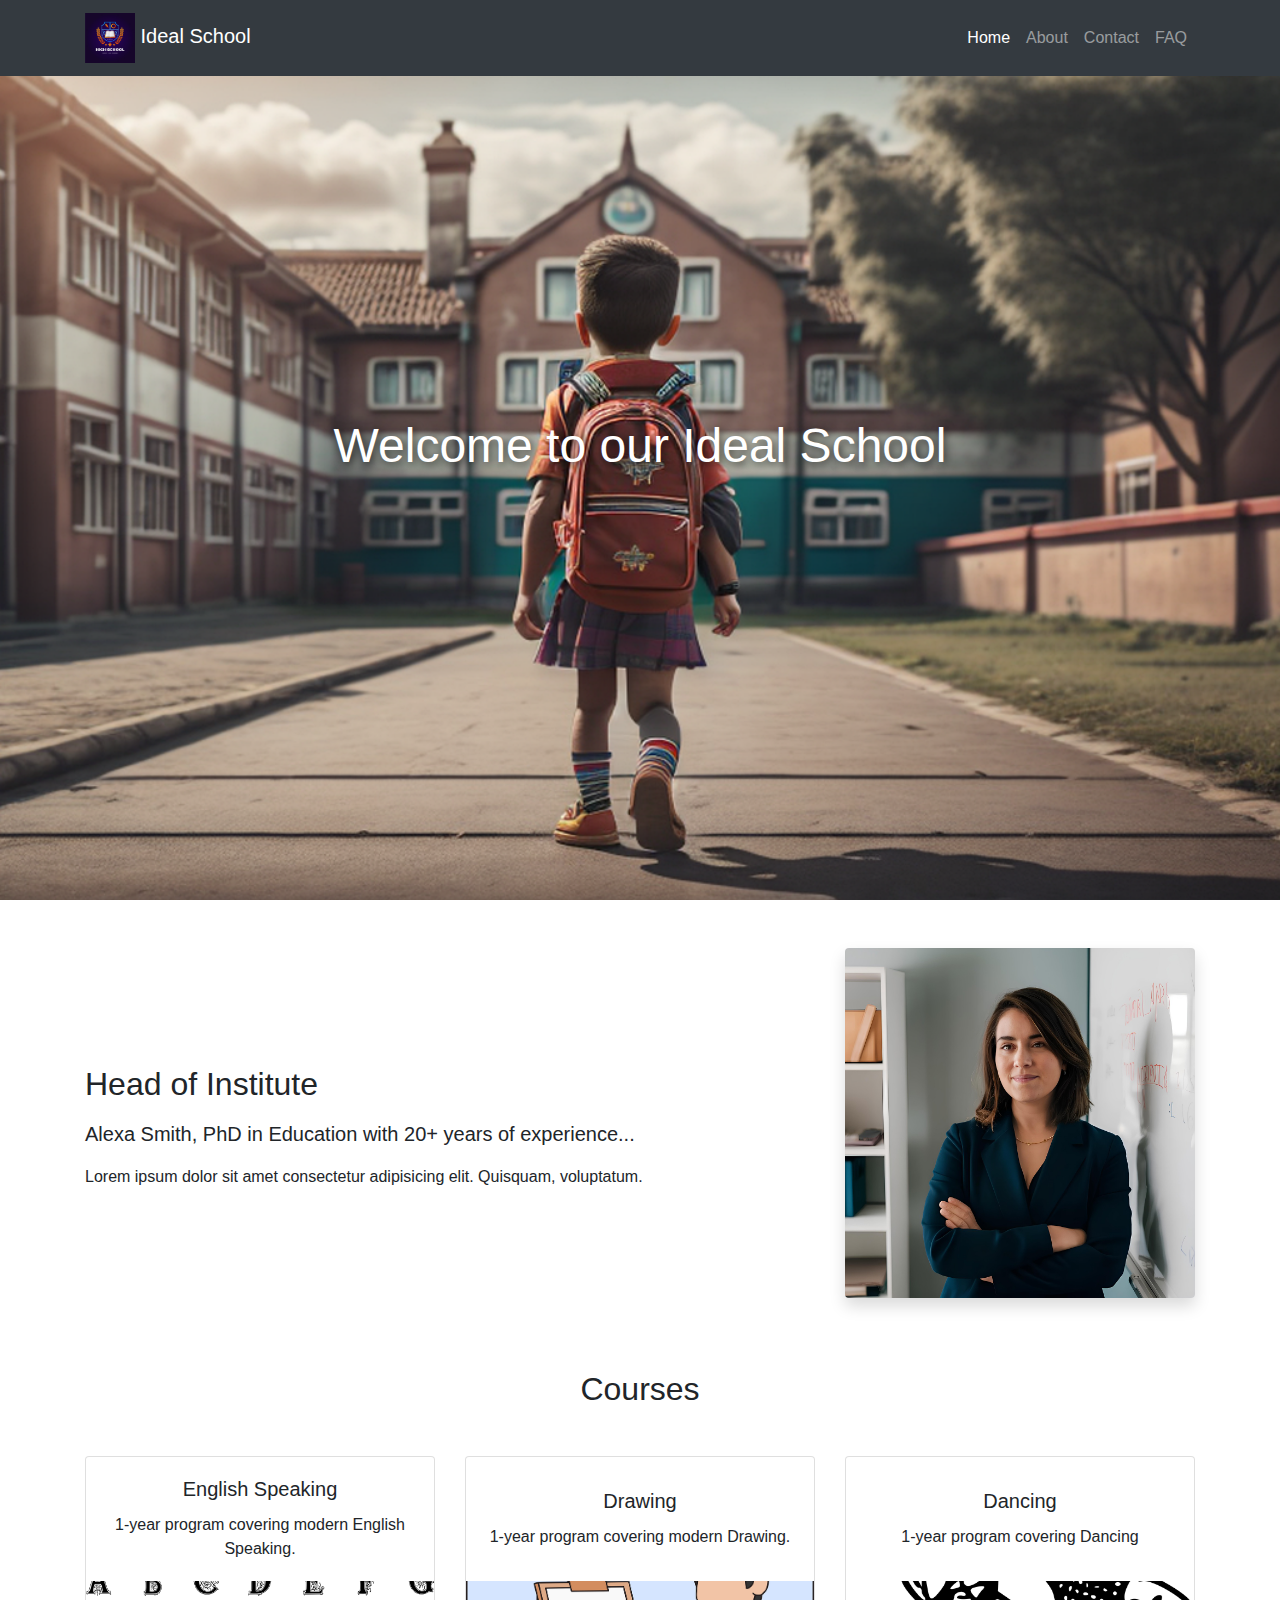
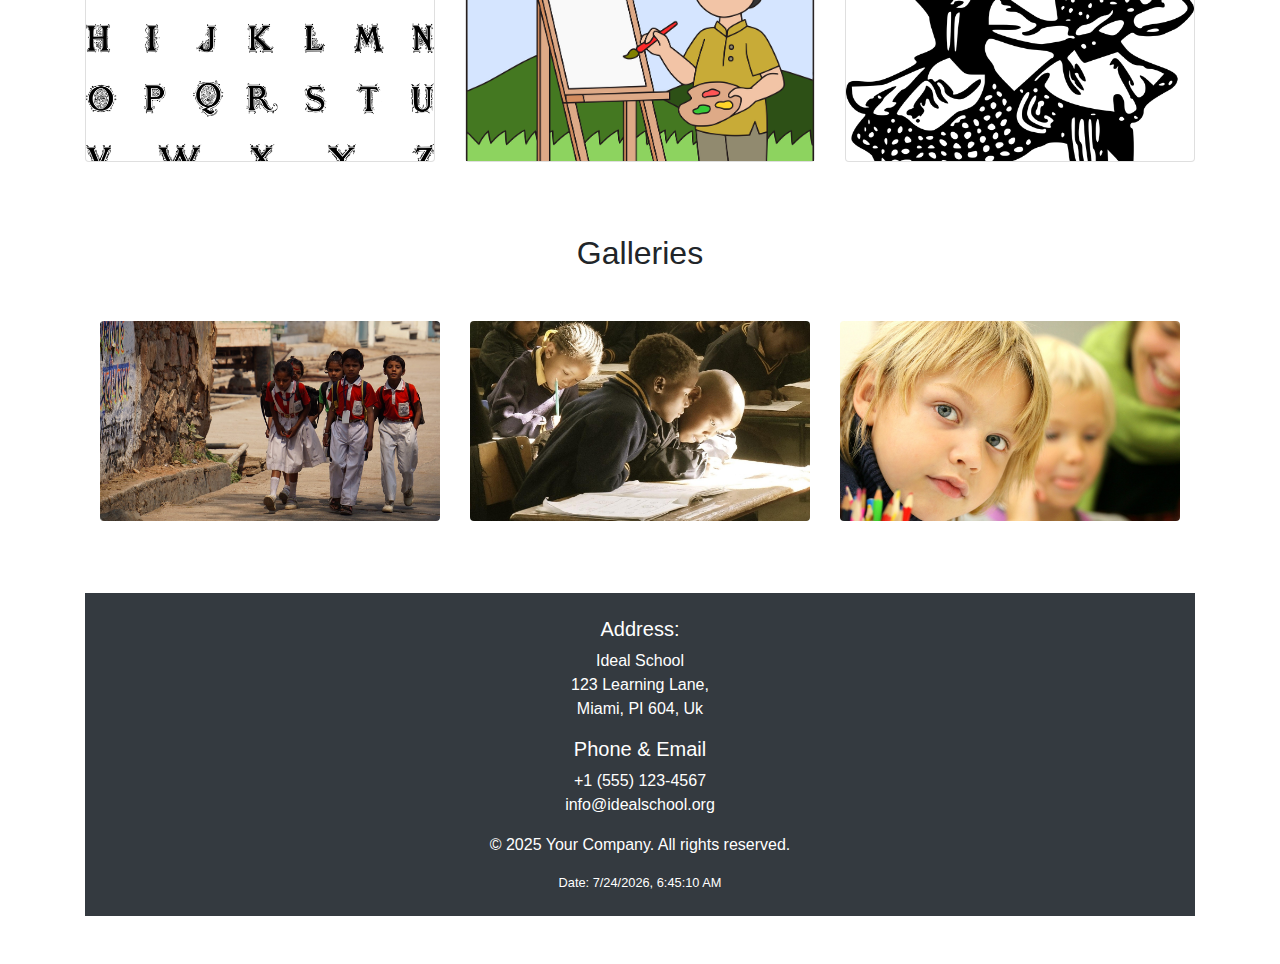
<file: Task 2/index.html>
<!DOCTYPE html>
<html lang="en">
<head>
    <meta charset="UTF-8">
    <meta name="viewport" content="width=device-width, initial-scale=1.0">
    <title>Ideal School Institute</title>
    <link rel="stylesheet" href="https://stackpath.bootstrapcdn.com/bootstrap/4.3.1/css/bootstrap.min.css">
    <link href="https://cdnjs.cloudflare.com/ajax/libs/font-awesome/6.5.0/css/all.min.css" rel="stylesheet">
    <link rel="stylesheet" href="css/style.css">
</head>
<body>
    <!-- nav -->
     <nav class="navbar navbar-expand-lg navbar-dark bg-dark fixed-top">
        <div class="container">
            <a class="navbar-brand" href="index.html"><img src="images/logo.jpg" height="50" width="50"> Ideal School</a>
            <button class="navbar-toggler" type="button" data-toggle="collapse" data-target="#navbarNav">
                <span class="navbar-toggler-icon"></span>
            </button>
            <div class="collapse navbar-collapse" id="navbarNav">
                <ul class="navbar-nav ml-auto">
                    <li class="nav-item active"><a class="nav-link" href="index.html">Home</a></li>
                    <li class="nav-item"><a class="nav-link" href="about.html">About</a></li>
                    <li class="nav-item"><a class="nav-link" href="contact.html">Contact</a></li>
                    <li class="nav-item"><a class="nav-link" href="faq.html">FAQ</a></li>
                </ul>
            </div>
        </div>
    </nav>

<div class="banner d-flex align-items-center justify-content-center text-center text-white" style="
    background-image: url('./images/banner.png');
    background-size: cover;
    background-position: center;
    height: 100vh;
    position: relative;
">
    <div>
        <h1 style="font-size: 3rem; text-shadow: 2px 2px 8px rgba(0,0,0,0.7);">Welcome to our Ideal School </h1>
        
    </div>
</div>
<section class="container my-5">
        <div class="row align-items-center">
            <div class="col-md-8">
                <h2 class="mb-3">Head of Institute</h2>
                <p class="lead">Alexa Smith, PhD in Education with 20+ years of experience...</p>
                <p>Lorem ipsum dolor sit amet consectetur adipisicing elit. Quisquam, voluptatum.</p>
            </div>
            <div class="col-md-4 mb-4 director">
                <img src="./images/director.jpg" alt="Director" class="img-fluid rounded shadow ">
            </div>
            
        </div>
</section>
<section class="container my-5">
        <h2 class="text-center mb-5">Courses</h2>
        <div class="row">
            <div class="col-md-4 mb-4">
               <div class="card h-100 text-center">
  <div class="card-body d-flex flex-column justify-content-center">
    <h5 class="card-title">English Speaking</h5>
    <p class="card-text">1-year program covering modern English Speaking.</p>
  </div>
  <img src="./images/pic-1.png" class="img-fluid" alt="English Speaking" style="height: 180px; object-fit: cover;">
</div>
</div>
<div class="col-md-4 mb-4">
<div class="card h-100 text-center">
  <div class="card-body d-flex flex-column justify-content-center">
    <h5 class="card-title">Drawing</h5>
    <p class="card-text">1-year program covering modern Drawing.</p>
  </div>
  <img src="./images/pic-2.png" class="img-fluid" alt="Drawing" style="height: 180px; object-fit: cover;">
</div>
</div>
<div class="col-md-4 mb-4">
  <div class="card h-100 text-center">
  <div class="card-body d-flex flex-column justify-content-center">
    <h5 class="card-title">Dancing</h5>
    <p class="card-text">1-year program covering Dancing</p>
  </div>
  <img src="./images/pic-3.png" class="img-fluid" alt="Dancing" style="height: 180px; object-fit: cover;">
  </div>
</div>
</div>
<section class="container my-5">
    <h2 class="text-center mb-5">Galleries</h2>
<div class="row">
  <div class="col-lg-4 col-md-12 mb-4 mb-lg-0">
    <img
      src="./images/stu-1.jpg"
      class="w-100 shadow-1-strong rounded mb-4 student"
      alt="Boat on Calm Water"
    />
    </div>
<div class="col-lg-4 col-md-12 mb-4 mb-lg-0">
  <img
      src="./images/stu-3.jpg"
      class="w-100 shadow-1-strong rounded mb-4 student"
      alt="Mountains in the Clouds"
    />
</div>
<div class="col-lg-4 col-md-12 mb-4 mb-lg-0">
     <img
      src="./images/stu-2.jpg"
      class="w-100 shadow-1-strong rounded mb-4 student"
      alt="Wintry Mountain Landscape"
    />
</div>
</div>  
</section>
<!-- footer -->

   <footer class="mt-auto bg-dark py-4">
  <div class="container">
    <div class="row justify-content-center text-center">
      <div class="col-md-6">
        <h5>Address:</h5>
        <p>
         Ideal School<br>
          123 Learning Lane,<br>
          Miami, PI 604, Uk
        </p>
        <h5>Phone & Email</h5>
        <p>+1 (555) 123-4567<br>
        info@idealschool.org</p>

        <p>&copy; 2025 Your Company. All rights reserved.</p>
        <p class="mt-2 mb-0 small">Date: <span id="currentDate"></span></p>
      </div>
    </div>
  </div>
</footer>

     <script src="https://code.jquery.com/jquery-3.3.1.slim.min.js"></script>
    <script src="https://cdn.jsdelivr.net/npm/popper.js@1.14.7/dist/umd/popper.min.js"></script>
    <script src="https://stackpath.bootstrapcdn.com/bootstrap/4.3.1/js/bootstrap.min.js"></script>
    <script src="js/script.js"></script>
</body>
</html>
</file>
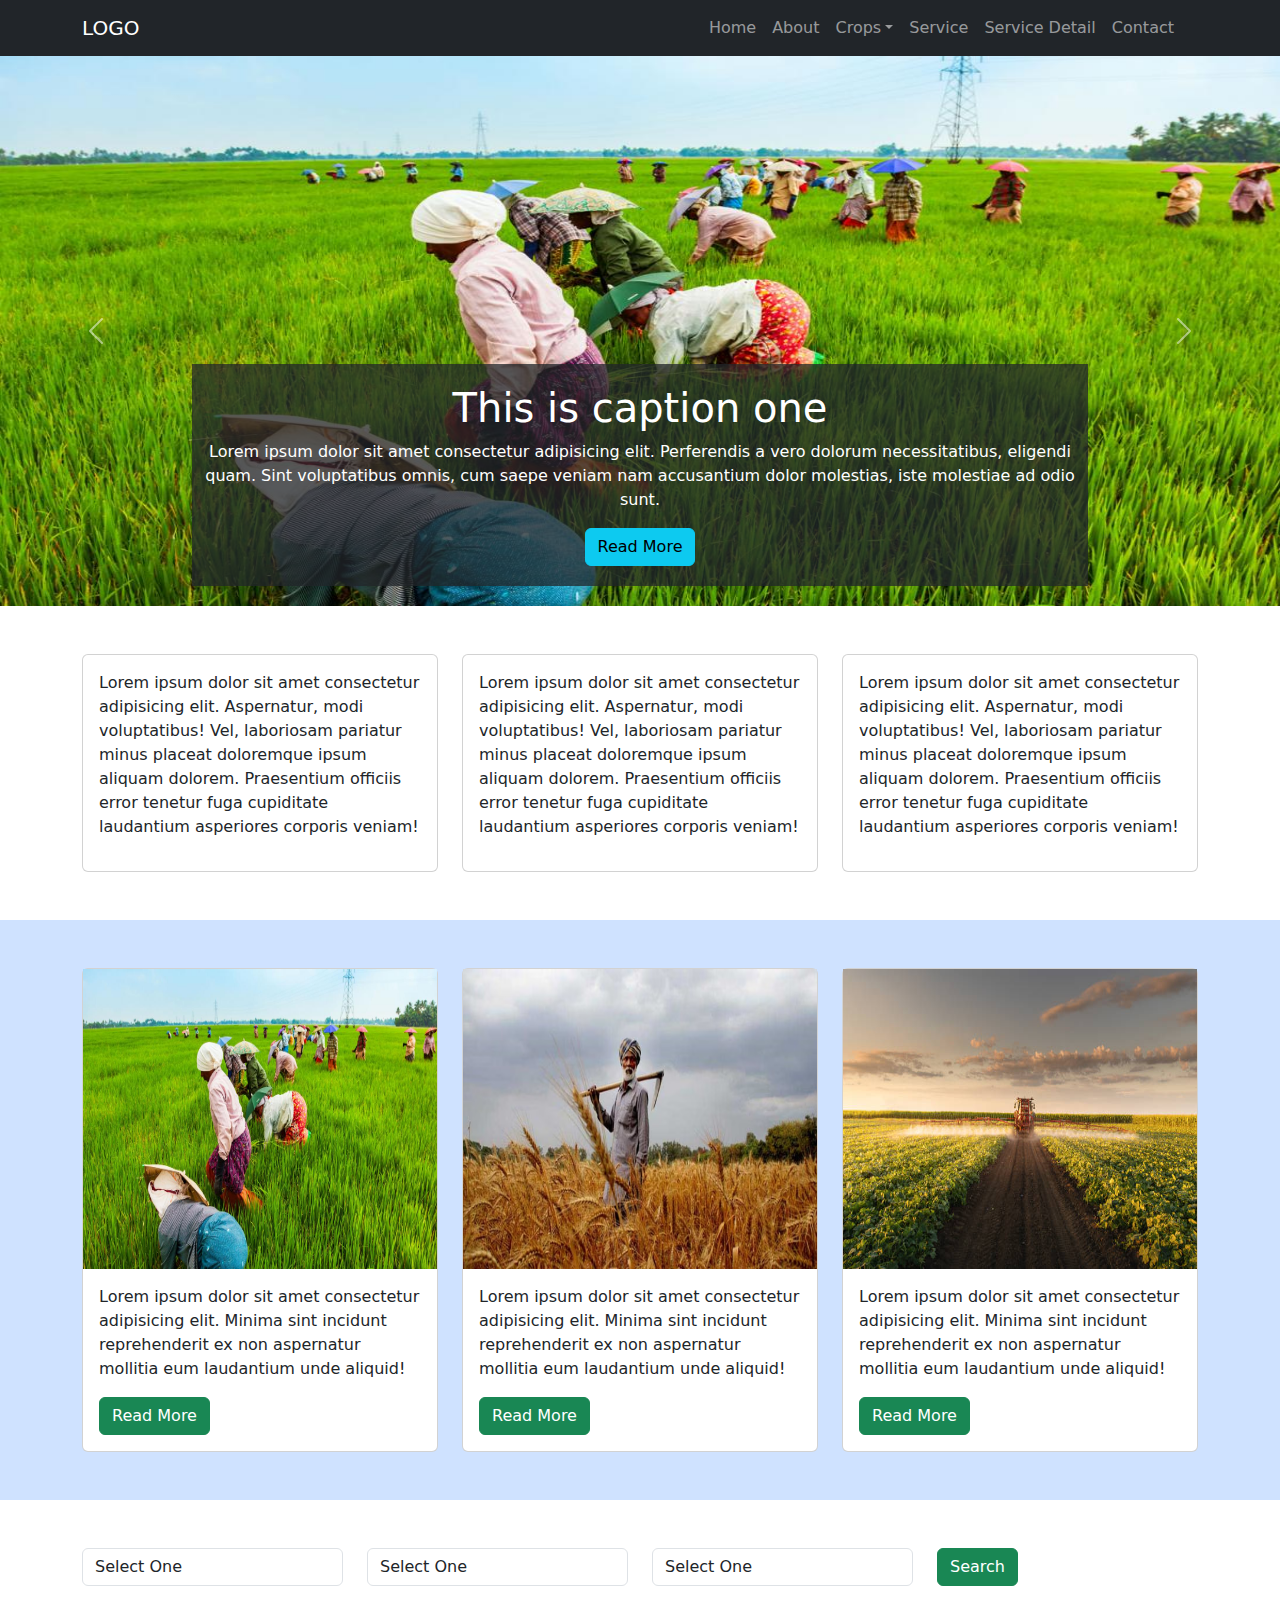
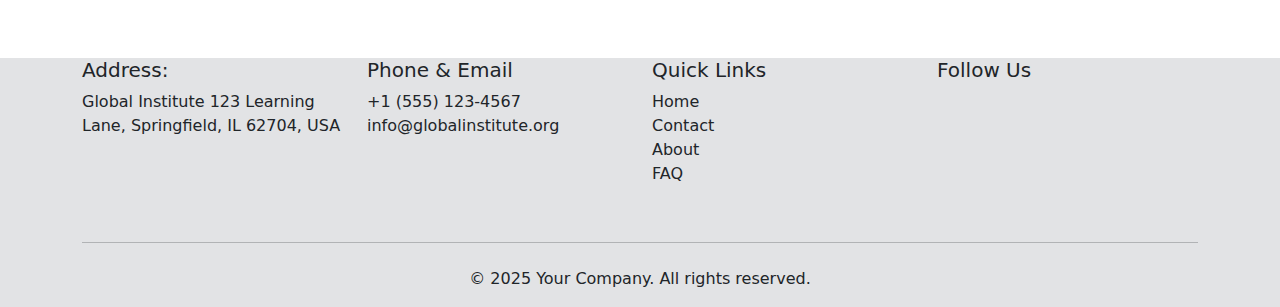
<file: agricural-hub/agricural-hub/index.html>
<!DOCTYPE html>
<html lang="en">
<head>
    <meta charset="UTF-8">
    <meta name="viewport" content="width=device-width, initial-scale=1.0">
    <title>Agricultural Hub | HOME</title>
    <link rel="stylesheet" href="css/bootstrap.css"/>
</head>
<body>

    <nav class="navbar navbar-expand-md bg-dark navbar-dark">
        <div class="container">
            <a href="" class="navbar-brand">LOGO</a>
            <button type="button" class="navbar-toggler" data-bs-toggle="collapse" data-bs-target="#menu">
                <span class="navbar-toggler-icon"></span>
            </button>
            <div class="collapse navbar-collapse" id="menu">
                <ul class="navbar-nav ms-auto">
                    <li><a href="index.html" class="nav-link">Home</a></li>
                    <li><a href="about.html" class="nav-link">About</a></li>
                    <li class="dropdown">
                        <a href="" class="nav-link dropdown-toggle" data-bs-toggle="dropdown">Crops</a>
                        <ul class="dropdown-menu dropdown-menu-dark">
                            <li><a href="" class="dropdown-item">Crops One</a></li>
                            <li><a href="" class="dropdown-item">Crops Two</a></li>
                            <li><a href="" class="dropdown-item">Crops Three</a></li>
                        </ul>
                    </li>
                    <li><a href="service.html" class="nav-link">Service</a></li>
                    <li><a href="serviceDetails.html" class="nav-link">Service Detail</a></li>
                    <li><a href="contact.html" class="nav-link">Contact</a></li>
                    <li><a href="" class="nav-link" id="watchRes"></a></li>
                </ul>
            </div>
        </div>
    </nav>

    <div id="slider" class="carousel slide" data-bs-ride="carousel" data-bs-interval="1500">
        <div class="carousel-inner">
            <div class="carousel-item active">
                <img src="img/s1.jpg" alt="" class="w-100" height="550"/>
                <div class="carousel-caption bg-dark bg-opacity-75">
                    <h1>This is caption one</h1>
                    <p>Lorem ipsum dolor sit amet consectetur adipisicing elit. Perferendis a vero dolorum necessitatibus, eligendi quam. Sint voluptatibus omnis, cum saepe veniam nam accusantium dolor molestias, iste molestiae ad odio sunt.</p>
                    <a href="" class="btn btn-info">Read More</a>
                </div>
            </div>
            <div class="carousel-item">
                <img src="img/s2.avif" alt="" class="w-100" height="550"/>
                <div class="carousel-caption bg-dark bg-opacity-75">
                    <h1>This is caption one</h1>
                    <p>Lorem ipsum dolor sit amet consectetur adipisicing elit. Perferendis a vero dolorum necessitatibus, eligendi quam. Sint voluptatibus omnis, cum saepe veniam nam accusantium dolor molestias, iste molestiae ad odio sunt.</p>
                    <a href="" class="btn btn-info">Read More</a>
                </div>
            </div>
            <div class="carousel-item">
                <img src="img/s3.jpg" alt="" class="w-100" height="550"/>
                <div class="carousel-caption bg-dark bg-opacity-75">
                    <h1>This is caption one</h1>
                    <p>Lorem ipsum dolor sit amet consectetur adipisicing elit. Perferendis a vero dolorum necessitatibus, eligendi quam. Sint voluptatibus omnis, cum saepe veniam nam accusantium dolor molestias, iste molestiae ad odio sunt.</p>
                    <a href="" class="btn btn-info">Read More</a>
                </div>
            </div>
        </div>
        <a href="#slider" class="carousel-control-prev" data-bs-slide="prev">
            <span class="carousel-control-prev-icon"></span>
        </a>
        <a href="#slider" class="carousel-control-next" data-bs-slide="next">
            <span class="carousel-control-next-icon"></span>
        </a>
    </div>

    <section class="py-5">
        <div class="container">
            <div class="row">
                <div class="col-md-4 col-sm-6">
                    <div class="card card-body">
                        <p>Lorem ipsum dolor sit amet consectetur adipisicing elit. Aspernatur, modi voluptatibus! Vel, laboriosam pariatur minus placeat doloremque ipsum aliquam dolorem. Praesentium officiis error tenetur fuga cupiditate laudantium asperiores corporis veniam!</p>
                    </div>
                </div>
                <div class="col-md-4 col-sm-6">
                    <div class="card card-body">
                        <p>Lorem ipsum dolor sit amet consectetur adipisicing elit. Aspernatur, modi voluptatibus! Vel, laboriosam pariatur minus placeat doloremque ipsum aliquam dolorem. Praesentium officiis error tenetur fuga cupiditate laudantium asperiores corporis veniam!</p>
                    </div>
                </div>
                <div class="col-md-4 col-sm-6">
                    <div class="card card-body">
                        <p>Lorem ipsum dolor sit amet consectetur adipisicing elit. Aspernatur, modi voluptatibus! Vel, laboriosam pariatur minus placeat doloremque ipsum aliquam dolorem. Praesentium officiis error tenetur fuga cupiditate laudantium asperiores corporis veniam!</p>
                       
                    </div>
                </div>
            </div>
        </div>    
    </section>

    <section class="bg-primary-subtle py-5">
        <div class="container">
            <div class="row">
                <div class="col-md-4">
                    <div class="card">
                        <img src="img/s1.jpg" height="300" alt="" class=""/>
                        <div class="card-body">
                            <p>Lorem ipsum dolor sit amet consectetur adipisicing elit. Minima sint incidunt reprehenderit ex non aspernatur mollitia eum laudantium unde aliquid!</p>
                            <a href="" class="btn btn-success">Read More</a>
                        </div>
                    </div>
                </div>
                <div class="col-md-4">
                    <div class="card">
                        <img src="img/s2.avif" height="300" alt="" class=""/>
                        <div class="card-body">
                            <p>Lorem ipsum dolor sit amet consectetur adipisicing elit. Minima sint incidunt reprehenderit ex non aspernatur mollitia eum laudantium unde aliquid!</p>
                            <a href="" class="btn btn-success">Read More</a>
                        </div>
                    </div>
                </div>
                <div class="col-md-4">
                    <div class="card">
                        <img src="img/s3.jpg" height="300" alt="" class=""/>
                        <div class="card-body">
                            <p>Lorem ipsum dolor sit amet consectetur adipisicing elit. Minima sint incidunt reprehenderit ex non aspernatur mollitia eum laudantium unde aliquid!</p>
                            <a href="" class="btn btn-success">Read More</a>
                        </div>
                    </div>
                </div>
            </div>
        </div>
    </section>

    <section class="py-5">
        <div class="container">
            <div class="row">
                <div class="col">
                    <select name="" class="form-control">
                        <option value="">Select One</option>
                        <option value="">Select One</option>
                        <option value="">Select One</option>
                    </select>
                </div>
                <div class="col">
                    <select name="" class="form-control">
                        <option value="">Select One</option>
                        <option value="">Select One</option>
                        <option value="">Select One</option>
                    </select>
                </div>
                <div class="col">
                    <select name="" class="form-control">
                        <option value="">Select One</option>
                        <option value="">Select One</option>
                        <option value="">Select One</option>
                    </select>
                </div>
                <div class="col">
                    <button o type="button" id="searchBtn" class="btn btn-success">Search</button>
                </div>
            </div>
            <div class="row">
                <div class="col">
                    <h3 id="searchResult" class="text-center my-4"></h3>
                </div>
            </div>
        </div>
    </section>
<footer class="mt-auto bg-secondary-subtle ">
  <div class="container">
    <div class="row">
      <div class="col-12 col-md-6 col-lg-3 mb-4">
          <h5>Address:</h5>
          <p>
            Global Institute
123 Learning Lane,
Springfield, IL 62704, USA
          </p>
      </div>
       <div class="col-12 col-md-6 col-lg-3 mb-4">
          <h5>Phone & Email</h5> 
          <span>+1 (555) 123-4567</span>
<p>info@globalinstitute.org</p>
      
      </div>
      <div class="col-12 col-md-6 col-lg-3 mb-4">
        <h5>Quick Links</h5>
        <ul class="list-unstyled">
          <li><a href="index.html" class="text-decoration-none text-dark">Home</a></li>
          <li><a href="contact.html" class="text-decoration-none text-dark">Contact</a></li>
          <li><a href="about.html" class="text-decoration-none text-dark">About</a></li>
          <li><a href="faq.html" class="text-decoration-none text-dark">FAQ</a></li>
        </ul>
      </div>
      <div class="col-12 col-md-6 col-lg-3 mb-4">
        <h5>Follow Us</h5>
        <ul class="list-inline social-icons">
          <li class="list-inline-item"><a href="https://www.facebook.com/" class="text-dark" target="_blank"><i class="bi bi-facebook"></i></a></li>
          <li class="list-inline-item"><a href="https://x.com/" class="text-dark" target="_blank"><i class="bi bi-twitter" ></i></a></li>
          <li class="list-inline-item"><a href="https://www.instagram.com/" class="text-dark" target="_blank"><i class="bi bi-instagram"></i></a></li>
        </ul>
      </div>
    </div>
    <hr class="mb-4">
    <div class="row">
      <div class="col-md-12 text-center">
        <p>&copy; 2025 Your Company. All rights reserved.</p>
      </div>
    </div>
  </div>
</footer>
    <script src="js/bootstrap.bundle.js"></script>
    <script src="js/script.js"></script>
</body>
</html>
</file>
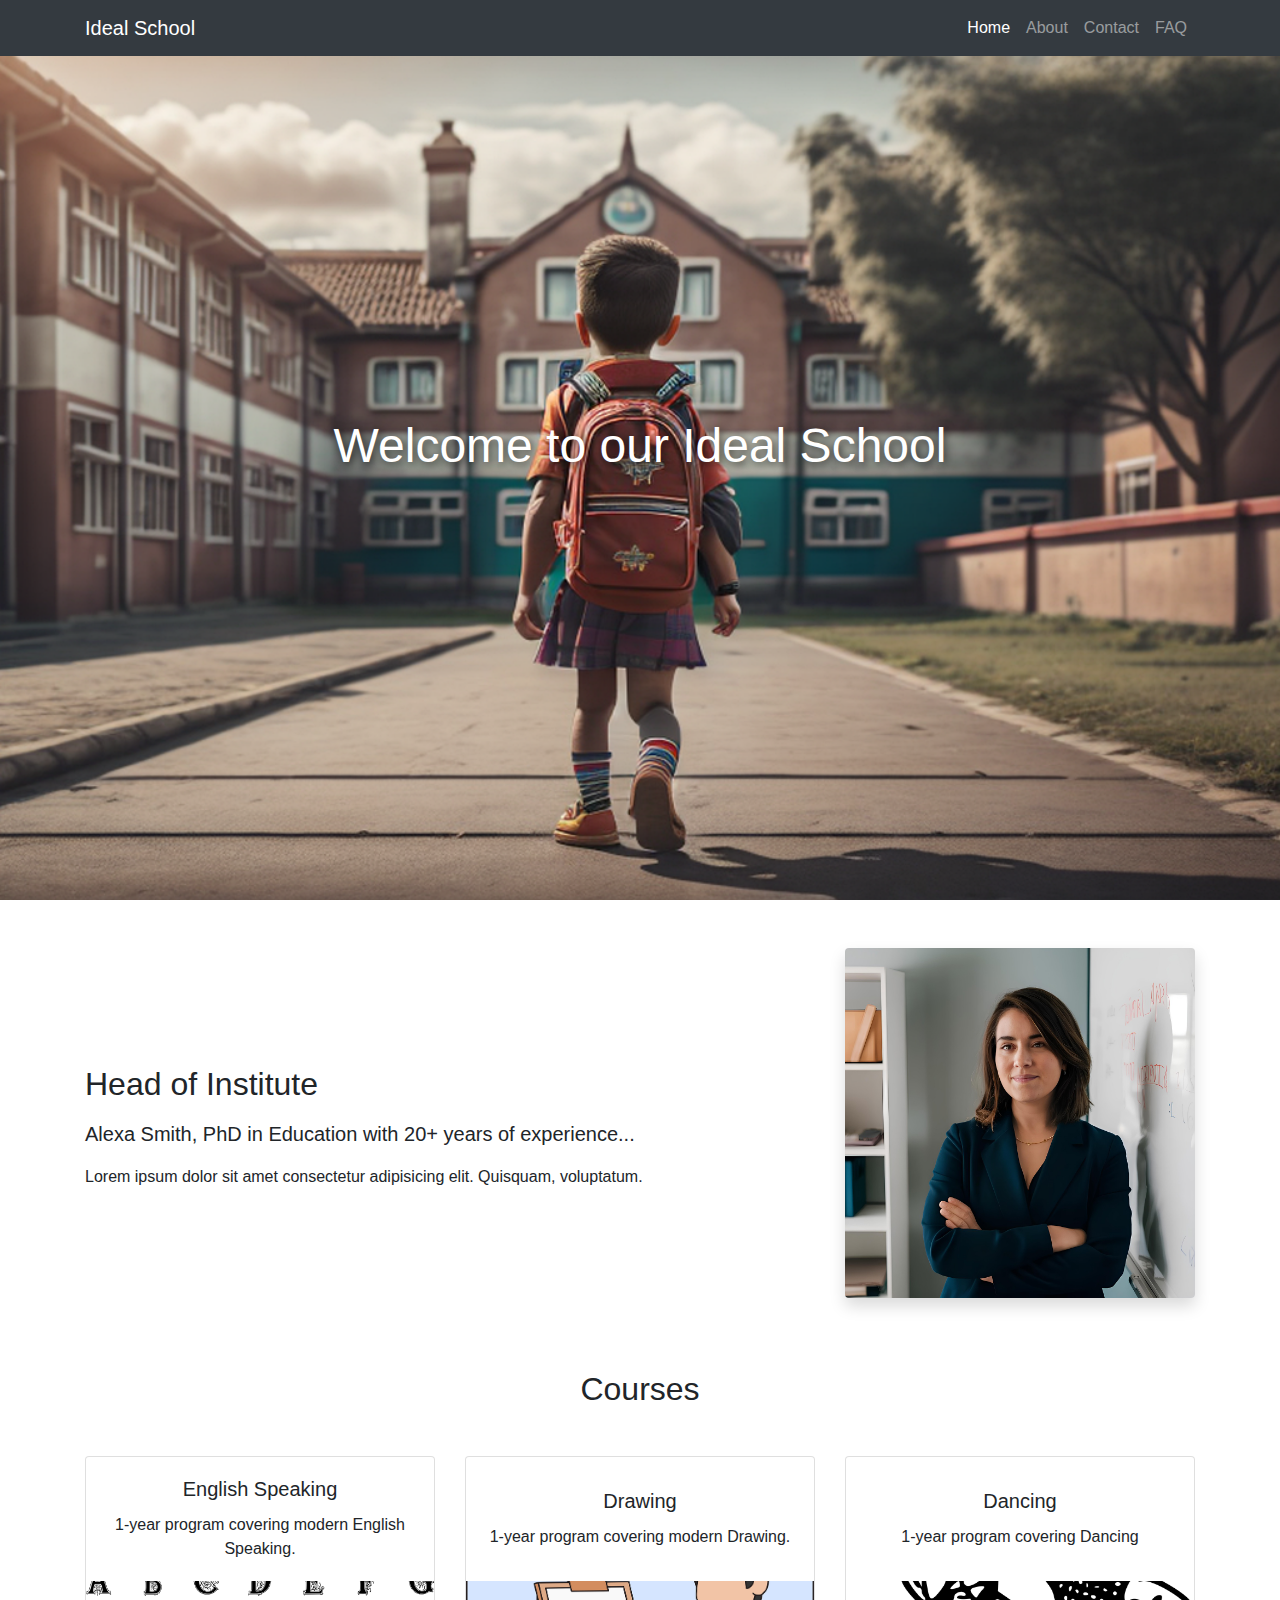
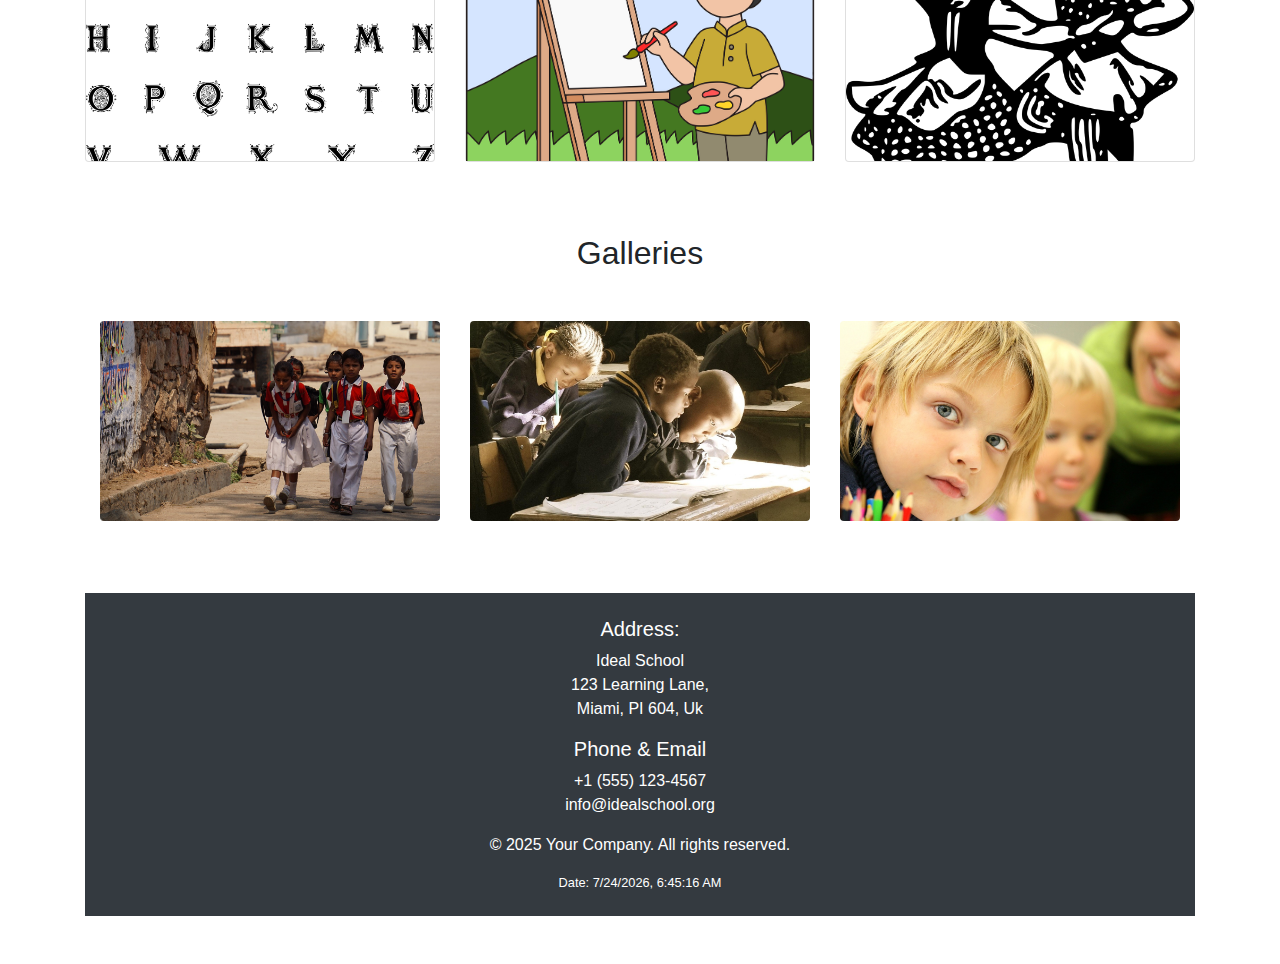
<file: Task 2/Task 2/index.html>
<!DOCTYPE html>
<html lang="en">
<head>
    <meta charset="UTF-8">
    <meta name="viewport" content="width=device-width, initial-scale=1.0">
    <title>Ideal School Institute</title>
    <link rel="stylesheet" href="https://stackpath.bootstrapcdn.com/bootstrap/4.3.1/css/bootstrap.min.css">
    <link href="https://cdnjs.cloudflare.com/ajax/libs/font-awesome/6.5.0/css/all.min.css" rel="stylesheet">
    <link rel="stylesheet" href="css/style.css">
</head>
<body>
    <!-- nav -->
     <nav class="navbar navbar-expand-lg navbar-dark bg-dark fixed-top">
        <div class="container">
            <a class="navbar-brand" href="index.html">Ideal School</a>
            <button class="navbar-toggler" type="button" data-toggle="collapse" data-target="#navbarNav">
                <span class="navbar-toggler-icon"></span>
            </button>
            <div class="collapse navbar-collapse" id="navbarNav">
                <ul class="navbar-nav ml-auto">
                    <li class="nav-item active"><a class="nav-link" href="index.html">Home</a></li>
                    <li class="nav-item"><a class="nav-link" href="about.html">About</a></li>
                    <li class="nav-item"><a class="nav-link" href="contact.html">Contact</a></li>
                    <li class="nav-item"><a class="nav-link" href="faq.html">FAQ</a></li>
                </ul>
            </div>
        </div>
    </nav>

<div class="banner d-flex align-items-center justify-content-center text-center text-white" style="
    background-image: url('./images/banner.png');
    background-size: cover;
    background-position: center;
    height: 100vh;
    position: relative;
">
    <div>
        <h1 style="font-size: 3rem; text-shadow: 2px 2px 8px rgba(0,0,0,0.7);">Welcome to our Ideal School </h1>
        
    </div>
</div>
<section class="container my-5">
        <div class="row align-items-center">
            <div class="col-md-8">
                <h2 class="mb-3">Head of Institute</h2>
                <p class="lead">Alexa Smith, PhD in Education with 20+ years of experience...</p>
                <p>Lorem ipsum dolor sit amet consectetur adipisicing elit. Quisquam, voluptatum.</p>
            </div>
            <div class="col-md-4 mb-4 director">
                <img src="./images/director.jpg" alt="Director" class="img-fluid rounded shadow ">
            </div>
            
        </div>
</section>
<section class="container my-5">
        <h2 class="text-center mb-5">Courses</h2>
        <div class="row">
            <div class="col-md-4 mb-4">
               <div class="card h-100 text-center">
  <div class="card-body d-flex flex-column justify-content-center">
    <h5 class="card-title">English Speaking</h5>
    <p class="card-text">1-year program covering modern English Speaking.</p>
  </div>
  <img src="./images/pic-1.png" class="img-fluid" alt="English Speaking" style="height: 180px; object-fit: cover;">
</div>
</div>
<div class="col-md-4 mb-4">
<div class="card h-100 text-center">
  <div class="card-body d-flex flex-column justify-content-center">
    <h5 class="card-title">Drawing</h5>
    <p class="card-text">1-year program covering modern Drawing.</p>
  </div>
  <img src="./images/pic-2.png" class="img-fluid" alt="Drawing" style="height: 180px; object-fit: cover;">
</div>
</div>
<div class="col-md-4 mb-4">
  <div class="card h-100 text-center">
  <div class="card-body d-flex flex-column justify-content-center">
    <h5 class="card-title">Dancing</h5>
    <p class="card-text">1-year program covering Dancing</p>
  </div>
  <img src="./images/pic-3.png" class="img-fluid" alt="Dancing" style="height: 180px; object-fit: cover;">
  </div>
</div>
</div>
<section class="container my-5">
    <h2 class="text-center mb-5">Galleries</h2>
<div class="row">
  <div class="col-lg-4 col-md-12 mb-4 mb-lg-0">
    <img
      src="./images/stu-1.jpg"
      class="w-100 shadow-1-strong rounded mb-4 student"
      alt="Boat on Calm Water"
    />
    </div>
<div class="col-lg-4 col-md-12 mb-4 mb-lg-0">
  <img
      src="./images/stu-3.jpg"
      class="w-100 shadow-1-strong rounded mb-4 student"
      alt="Mountains in the Clouds"
    />
</div>
<div class="col-lg-4 col-md-12 mb-4 mb-lg-0">
     <img
      src="./images/stu-2.jpg"
      class="w-100 shadow-1-strong rounded mb-4 student"
      alt="Wintry Mountain Landscape"
    />
</div>
</div>  
</section>
<!-- footer -->

   <footer class="mt-auto bg-dark py-4">
  <div class="container">
    <div class="row justify-content-center text-center">
      <div class="col-md-6">
        <h5>Address:</h5>
        <p>
         Ideal School<br>
          123 Learning Lane,<br>
          Miami, PI 604, Uk
        </p>
        <h5>Phone & Email</h5>
        <p>+1 (555) 123-4567<br>
        info@idealschool.org</p>

        <p>&copy; 2025 Your Company. All rights reserved.</p>
        <p class="mt-2 mb-0 small">Date: <span id="currentDate"></span></p>
      </div>
    </div>
  </div>
</footer>

     <script src="https://code.jquery.com/jquery-3.3.1.slim.min.js"></script>
    <script src="https://cdn.jsdelivr.net/npm/popper.js@1.14.7/dist/umd/popper.min.js"></script>
    <script src="https://stackpath.bootstrapcdn.com/bootstrap/4.3.1/js/bootstrap.min.js"></script>
    <script src="js/script.js"></script>
</body>
</html>
</file>
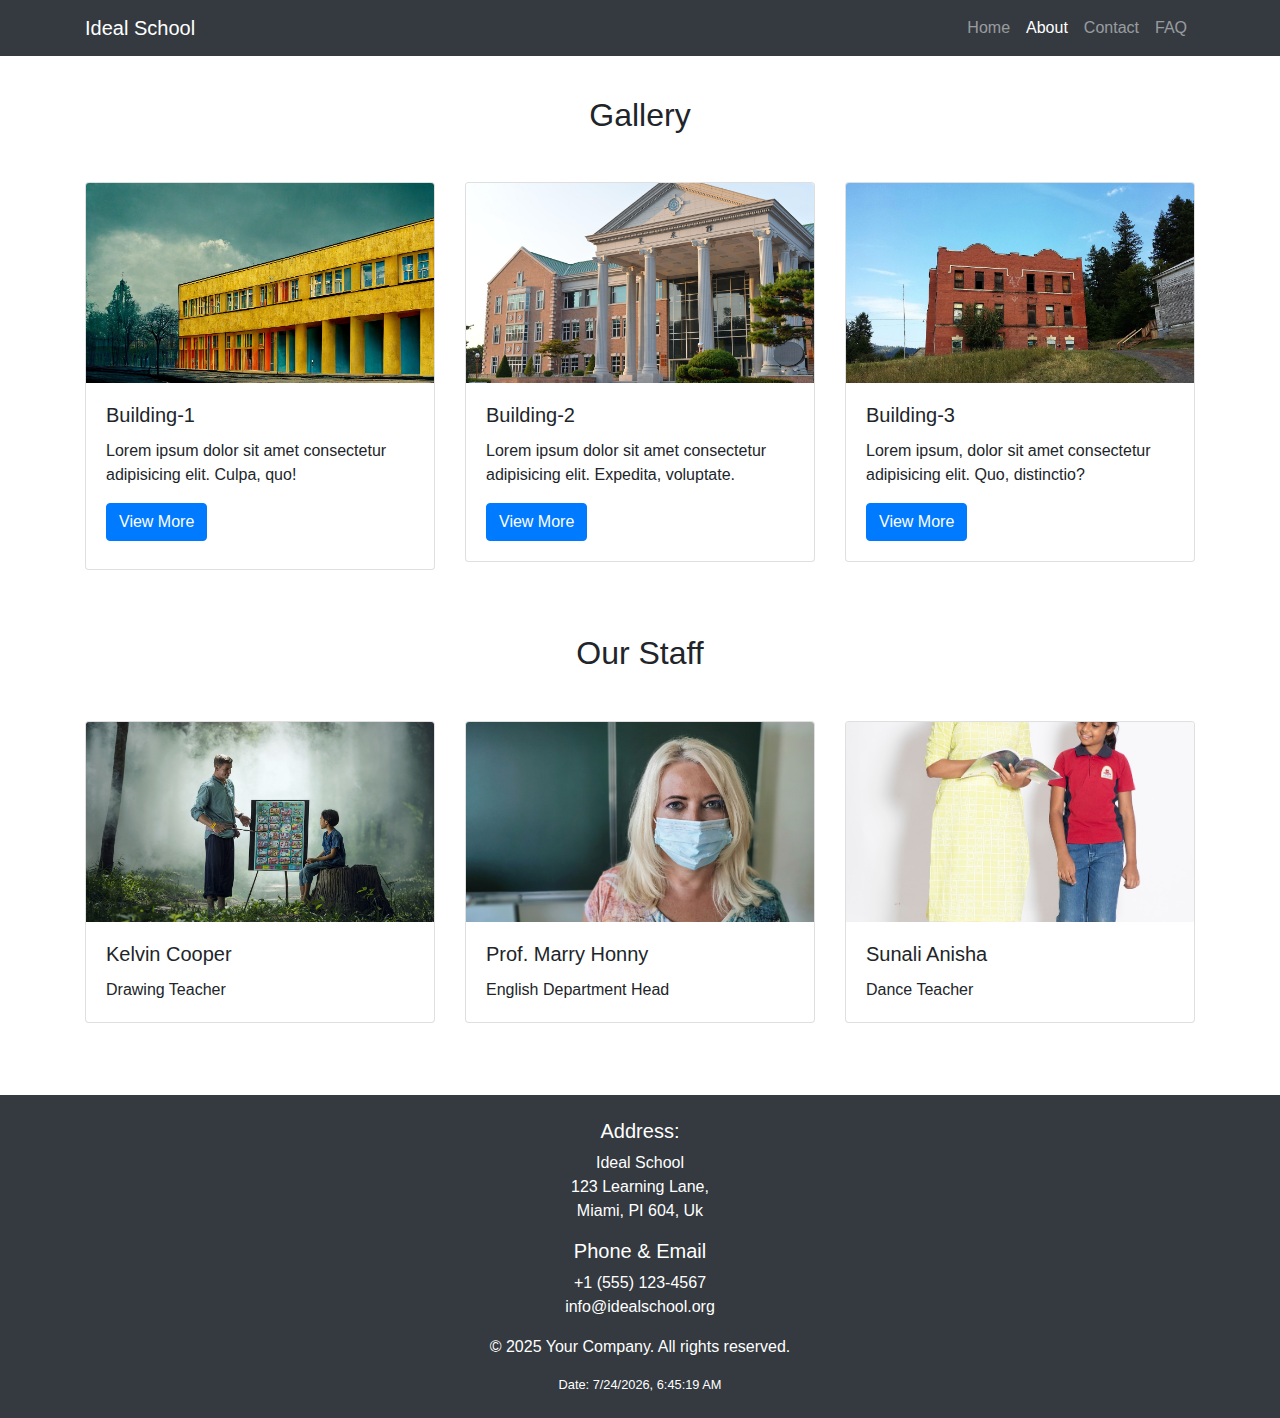
<file: Task 2/about.html>
<!DOCTYPE html>
<html lang="en">
<head>
    <meta charset="UTF-8">
    <meta name="viewport" content="width=device-width, initial-scale=1.0">
    <title>Ideal School Institute</title>
        <link rel="stylesheet" href="https://stackpath.bootstrapcdn.com/bootstrap/4.3.1/css/bootstrap.min.css">
    <link href="https://cdnjs.cloudflare.com/ajax/libs/font-awesome/6.5.0/css/all.min.css" rel="stylesheet">
    <link rel="stylesheet" href="./css/style.css">
</head>
<body>
         <nav class="navbar navbar-expand-lg navbar-dark bg-dark fixed-top">
        <div class="container">
            <a class="navbar-brand" href="index.html">Ideal School</a>
            <button class="navbar-toggler" type="button" data-toggle="collapse" data-target="#navbarNav">
                <span class="navbar-toggler-icon"></span>
            </button>
            <div class="collapse navbar-collapse" id="navbarNav">
                <ul class="navbar-nav ml-auto">
                    <li class="nav-item "><a class="nav-link" href="index.html">Home</a></li>
                    <li class="nav-item active"><a class="nav-link" href="about.html">About</a></li>
                    <li class="nav-item"><a class="nav-link" href="contact.html">Contact</a></li>
                    <li class="nav-item"><a class="nav-link" href="faq.html">FAQ</a></li>
                </ul>
            </div>
        </div>
    </nav>


<section class="container my-5 pt-5">
  <h2 class="text-center mb-5">Gallery</h2>
  <div class="row g-4">
    
    <div class="col-12 col-md-6 col-lg-4 mb-3">
      <div class="card h-100">
        <img src="./images/school-1.jpg" class="card-img-top img-fluid about-images" alt="Gallery Image 1">
        <div class="card-body">
          <h5 class="card-title">Building-1</h5>
          <p class="card-text">Lorem ipsum dolor sit amet consectetur adipisicing elit. Culpa, quo!</p>
          <a href="#" class="btn btn-primary">View More</a>
        </div>
      </div>
    </div>


    <div class="col-12 col-md-6 col-lg-4 mb-4">
      <div class="card h-100">
        <img src="./images/school-2.jpg" class="card-img-top img-fluid about-images" alt="Gallery Image 2">
        <div class="card-body">
          <h5 class="card-title">Building-2</h5>
          <p class="card-text">Lorem ipsum dolor sit amet consectetur adipisicing elit. Expedita, voluptate.</p>
          <a href="#" class="btn btn-primary">View More</a>
        </div>
      </div>
    </div>

    <div class="col-12 col-md-6 col-lg-4 mb-4">
      <div class="card h-100">
        <img src="./images/school-3.jpg" class="card-img-top img-fluid about-images" alt="Gallery Image 3">
        <div class="card-body">
          <h5 class="card-title">Building-3 </h5>
          <p class="card-text">Lorem ipsum, dolor sit amet consectetur adipisicing elit. Quo, distinctio?</p>
          <a href="#" class="btn btn-primary">View More</a>
        </div>
      </div>
    </div>
  </div>
</section>

<section class="container my-5">
        <h2 class="text-center mb-5">Our Staff</h2>
        <div class="row">
            <div class="col-md-4 mb-4">
                <div class="card">
                    <img src="./images/draw.jpg" class="card-img-top img-fluid staff-img" alt="Staff 1">
                    <div class="card-body">
                        <h5 class="card-title">Kelvin Cooper</h5>
                        <p class="card-text">Drawing Teacher</p>
                    </div>
                </div>
            </div>

             <div class="col-md-4 mb-4">
                <div class="card">
                    <img src="./images/eng t.jpg" class="card-img-top img-fluid staff-img" alt="Staff 1">
                    <div class="card-body">
                        <h5 class="card-title">Prof. Marry Honny</h5>
                        <p class="card-text">English Department Head</p>
                    </div>
                </div>
            </div>

             <div class="col-md-4 mb-4">
                <div class="card">
                    <img src="./images/dance.jpg" class="card-img-top img-fluid staff-img" alt="Staff 1">
                    <div class="card-body">
                        <h5 class="card-title">Sunali Anisha </h5>
                        <p class="card-text">Dance Teacher</p>
                    </div>
                </div>
            </div>
        </div>
    </section>



<footer class="mt-auto bg-dark py-4">
  <div class="container">
    <div class="row justify-content-center text-center">
      <div class="col-md-6">
        <h5>Address:</h5>
        <p>
         Ideal School<br>
          123 Learning Lane,<br>
          Miami, PI 604, Uk
        </p>
        <h5>Phone & Email</h5>
        <p>+1 (555) 123-4567<br>
        info@idealschool.org</p>

        <p>&copy; 2025 Your Company. All rights reserved.</p>
        <p class="mt-2 mb-0 small">Date: <span id="currentDate"></span></p>
      </div>
    </div>
  </div>
</footer>

       <script src="https://code.jquery.com/jquery-3.3.1.slim.min.js"></script>
    <script src="https://cdn.jsdelivr.net/npm/popper.js@1.14.7/dist/umd/popper.min.js"></script>
    <script src="https://stackpath.bootstrapcdn.com/bootstrap/4.3.1/js/bootstrap.min.js"></script>
    <script src="js/script.js"></script>
</body>
</html>
</file>
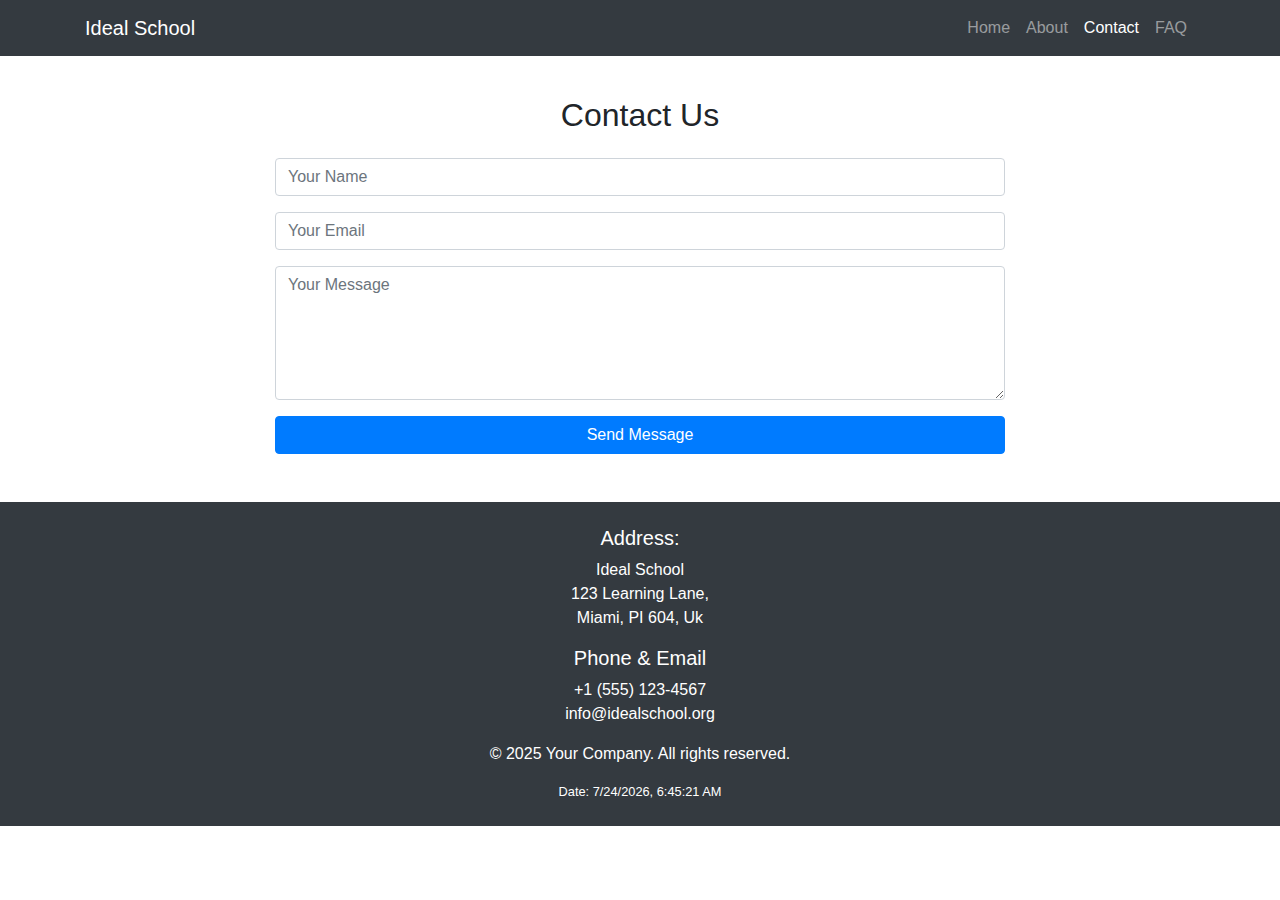
<file: Task 2/contact.html>
<!DOCTYPE html>
<html lang="en">
<head>
    <meta charset="UTF-8">
    <meta name="viewport" content="width=device-width, initial-scale=1.0">
    <title>Ideal School Institute</title>
     <link rel="stylesheet" href="https://stackpath.bootstrapcdn.com/bootstrap/4.3.1/css/bootstrap.min.css">
    <link href="https://cdnjs.cloudflare.com/ajax/libs/font-awesome/6.5.0/css/all.min.css" rel="stylesheet">
    <link rel="stylesheet" href="./css/style.css">
</head>
<body>
     <nav class="navbar navbar-expand-lg navbar-dark bg-dark fixed-top">
        <div class="container">
            <a class="navbar-brand" href="index.html">Ideal School</a>
            <button class="navbar-toggler" type="button" data-toggle="collapse" data-target="#navbarNav">
                <span class="navbar-toggler-icon"></span>
            </button>
            <div class="collapse navbar-collapse" id="navbarNav">
                <ul class="navbar-nav ml-auto">
                    <li class="nav-item "><a class="nav-link" href="index.html">Home</a></li>
                    <li class="nav-item"><a class="nav-link" href="about.html">About</a></li>
                    <li class="nav-item active"><a class="nav-link" href="contact.html">Contact</a></li>
                    <li class="nav-item"><a class="nav-link" href="faq.html">FAQ</a></li>
                </ul>
            </div>
        </div>
    </nav>



      <section class="container my-5 pt-5">
        <div class="row justify-content-center">
            <div class="col-md-8">
                <h2 class="text-center mb-4">Contact Us</h2>
                <form id="contactForm" onsubmit="return handleSubmit(event)">
                    <div class="form-group">
                        <input type="text" class="form-control" placeholder="Your Name" required>
                    </div>
                    <div class="form-group">
                        <input type="email" class="form-control" placeholder="Your Email" required>
                    </div>
                    <div class="form-group">
                        <textarea class="form-control" rows="5" placeholder="Your Message" required></textarea>
                    </div>
                    <button type="submit" class="btn btn-primary btn-block">Send Message</button>
                </form>
            </div>
        </div>
    </section>


     <!-- footer -->

 <footer class="mt-auto bg-dark py-4">
  <div class="container">
    <div class="row justify-content-center text-center">
      <div class="col-md-6">
        <h5>Address:</h5>
        <p>
         Ideal School<br>
          123 Learning Lane,<br>
          Miami, PI 604, Uk
        </p>
        <h5>Phone & Email</h5>
        <p>+1 (555) 123-4567<br>
        info@idealschool.org</p>

        <p>&copy; 2025 Your Company. All rights reserved.</p>
        <p class="mt-2 mb-0 small">Date: <span id="currentDate"></span></p>
      </div>
    </div>
  </div>
</footer>
     <script src="https://code.jquery.com/jquery-3.3.1.slim.min.js"></script>
    <script src="https://cdn.jsdelivr.net/npm/popper.js@1.14.7/dist/umd/popper.min.js"></script>
    <script src="https://stackpath.bootstrapcdn.com/bootstrap/4.3.1/js/bootstrap.min.js"></script>
    <script src="js/script.js"></script>
</body>
</html>
</file>
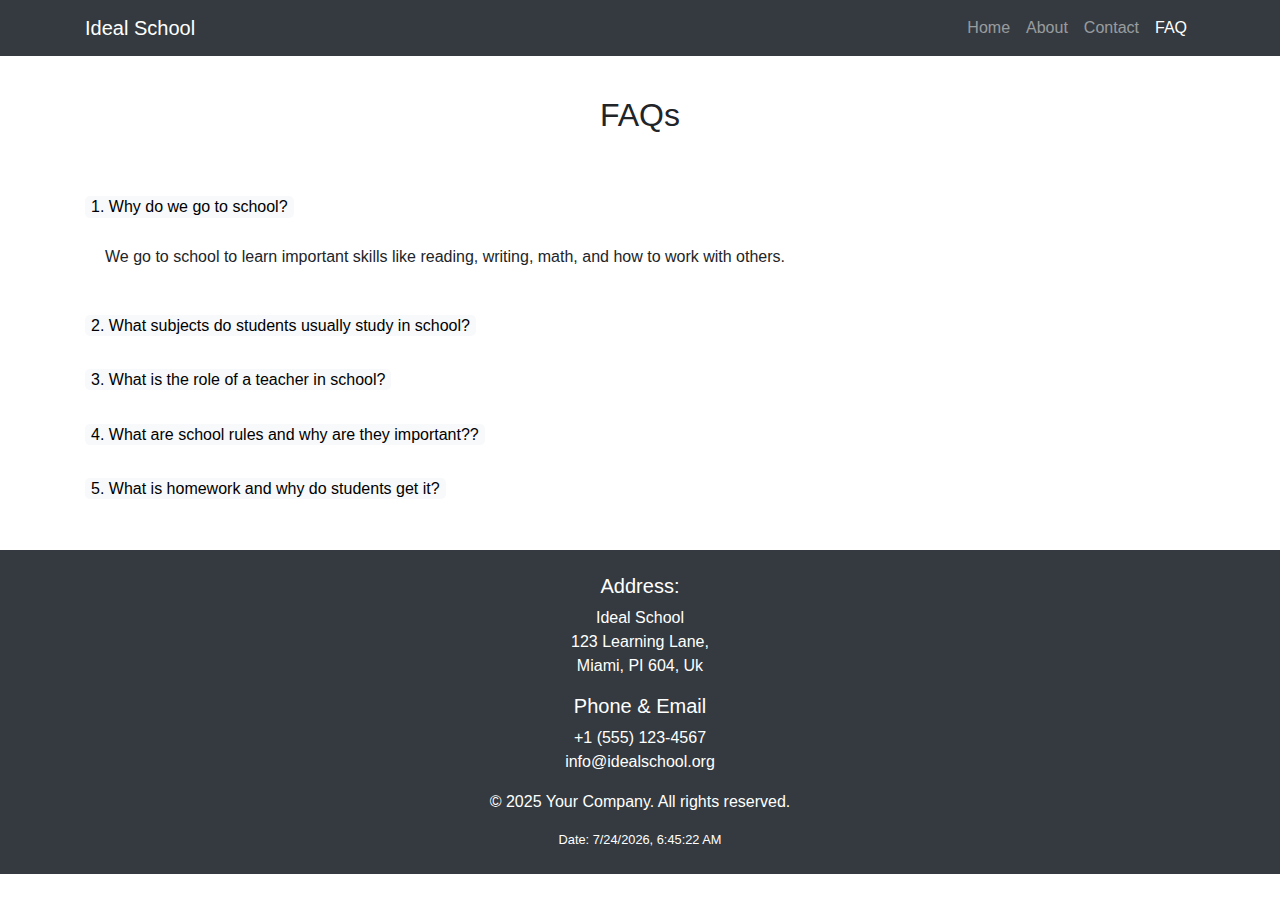
<file: Task 2/faq.html>
<!DOCTYPE html>
<html lang="en">
<head>
    <meta charset="UTF-8">
    <meta name="viewport" content="width=device-width, initial-scale=1.0">
    <title>Ideal School Institute</title>
    <link rel="stylesheet" href="https://stackpath.bootstrapcdn.com/bootstrap/4.3.1/css/bootstrap.min.css">
    <link href="https://cdnjs.cloudflare.com/ajax/libs/font-awesome/6.5.0/css/all.min.css" rel="stylesheet">
    <link rel="stylesheet" href="./css/style.css">
</head>
<body>
    
 <nav class="navbar navbar-expand-lg navbar-dark bg-dark fixed-top">
        <div class="container">
            <a class="navbar-brand" href="index.html">Ideal School</a>
            <button class="navbar-toggler" type="button" data-toggle="collapse" data-target="#navbarNav">
                <span class="navbar-toggler-icon"></span>
            </button>
            <div class="collapse navbar-collapse" id="navbarNav">
                <ul class="navbar-nav ml-auto">
                    <li class="nav-item "><a class="nav-link" href="index.html">Home</a></li>
                    <li class="nav-item"><a class="nav-link" href="about.html">About</a></li>
                    <li class="nav-item"><a class="nav-link" href="contact.html">Contact</a></li>
                    <li class="nav-item active"><a class="nav-link" href="faq.html">FAQ</a></li>
                </ul>
            </div>
        </div>
    </nav>



   <section class="container my-5 pt-5">
  <h2 class="text-center mb-5">FAQs</h2>
  <div class="accordion" id="faqAccordion">

    <!-- FAQ Item -->
    <div class="accordion-item mb-3">
      <h2 class="accordion-header" id="headingOne">
        <button class="accordion-button collapsed faq-btn" type="button" data-bs-toggle="collapse"
          data-bs-target="#collapseOne" aria-expanded="true" aria-controls="collapseOne">
          1. Why do we go to school?
        </button>
      </h2>
      <div id="collapseOne" class="accordion-collapse collapse show" data-bs-parent="#faqAccordion">
        <div class="accordion-body">
          We go to school to learn important skills like reading, writing, math, and how to work with others.
        </div>
      </div>
    </div>

    <!-- FAQ 2 -->
    <div class="accordion-item mb-3">
      <h2 class="accordion-header" id="headingTwo">
        <button class="accordion-button collapsed faq-btn" type="button" data-bs-toggle="collapse"
          data-bs-target="#collapseTwo" aria-expanded="false" aria-controls="collapseTwo">
          2. What subjects do students usually study in school?
        </button>
      </h2>
      <div id="collapseTwo" class="accordion-collapse collapse" data-bs-parent="#faqAccordion">
        <div class="accordion-body">
          Students typically study subjects like math, science, language arts, social studies, and sometimes art, music, or physical education.
        </div>
      </div>
    </div>

    <!-- FAQ 3 -->
    <div class="accordion-item mb-3">
      <h2 class="accordion-header" id="headingThree">
        <button class="accordion-button collapsed faq-btn" type="button" data-bs-toggle="collapse"
          data-bs-target="#collapseThree" aria-expanded="false" aria-controls="collapseThree">
          3. What is the role of a teacher in school?
        </button>
      </h2>
      <div id="collapseThree" class="accordion-collapse collapse" data-bs-parent="#faqAccordion">
        <div class="accordion-body">
          A teacher helps students learn, explains new ideas, answers questions, and supports students in reaching their goals.
        </div>
      </div>
    </div>

     <div class="accordion-item mb-3">
      <h2 class="accordion-header" id="headingThree">
        <button class="accordion-button collapsed faq-btn" type="button" data-bs-toggle="collapse"
          data-bs-target="#collapseThree" aria-expanded="false" aria-controls="collapseThree">
          4. What are school rules and why are they important??
        </button>
      </h2>
      <div id="collapseThree" class="accordion-collapse collapse" data-bs-parent="#faqAccordion">
        <div class="accordion-body">
         School rules help keep everyone safe, respectful, and focused on learning. They create a good environment for students and teachers.
        </div>
      </div>
    </div>

     <div class="accordion-item mb-3">
      <h2 class="accordion-header" id="headingThree">
        <button class="accordion-button collapsed faq-btn" type="button" data-bs-toggle="collapse"
          data-bs-target="#collapseThree" aria-expanded="false" aria-controls="collapseThree">
          5. What is homework and why do students get it?
        </button>
      </h2>
      <div id="collapseThree" class="accordion-collapse collapse" data-bs-parent="#faqAccordion">
        <div class="accordion-body">
         Homework is work students do at home to practice what they learned in class. It helps them understand lessons better and become more responsible.
        </div>
      </div>
    </div>    

  </div>
</section>





     <!-- footer -->
<footer class="mt-auto bg-dark py-4">
  <div class="container">
    <div class="row justify-content-center text-center">
      <div class="col-md-6">
        <h5>Address:</h5>
        <p>
         Ideal School<br>
          123 Learning Lane,<br>
          Miami, PI 604, Uk
        </p>
        <h5>Phone & Email</h5>
        <p>+1 (555) 123-4567<br>
        info@idealschool.org</p>

        <p>&copy; 2025 Your Company. All rights reserved.</p>
        <p class="mt-2 mb-0 small">Date: <span id="currentDate"></span></p>
      </div>
    </div>
  </div>
</footer>
     <script src="https://code.jquery.com/jquery-3.3.1.slim.min.js"></script>
    <script src="https://cdn.jsdelivr.net/npm/popper.js@1.14.7/dist/umd/popper.min.js"></script>
    <script src="https://stackpath.bootstrapcdn.com/bootstrap/4.3.1/js/bootstrap.min.js"></script>
    <script src="js/script.js"></script>
</body>
</html>
</file>
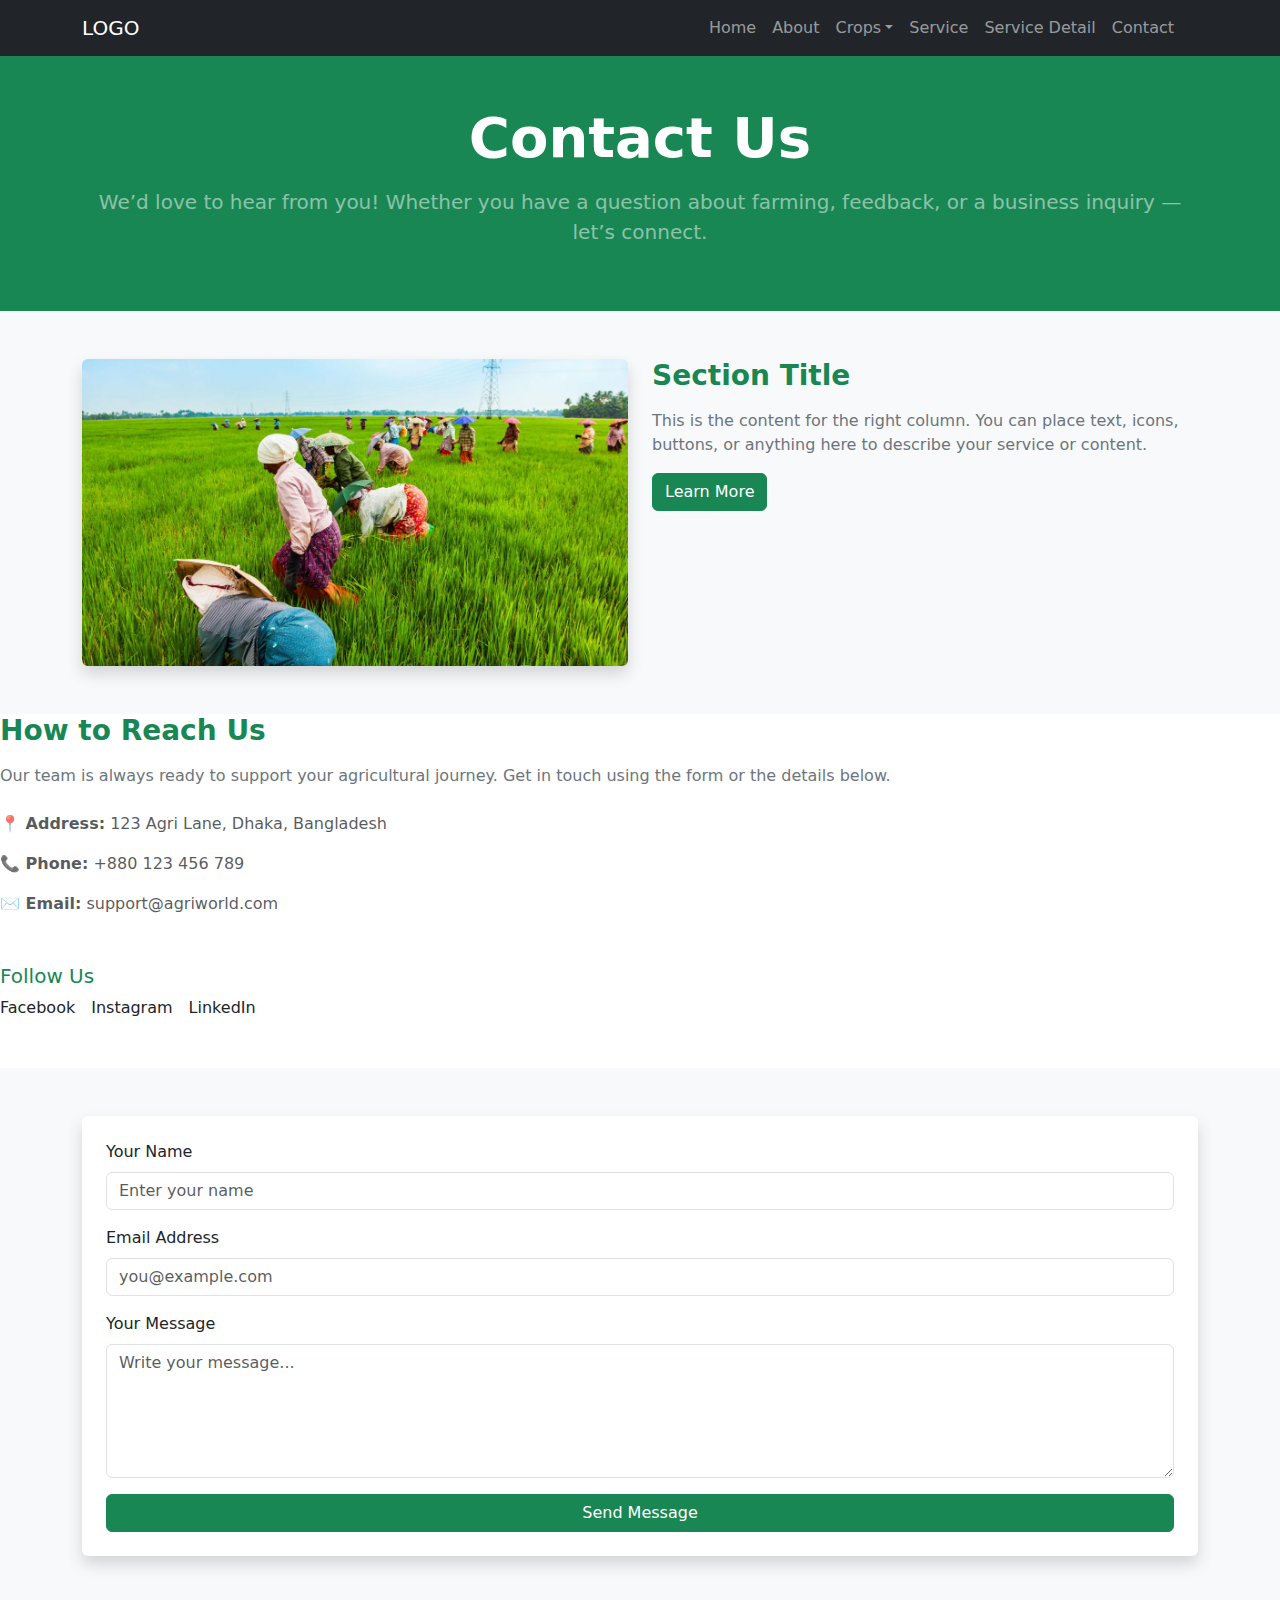
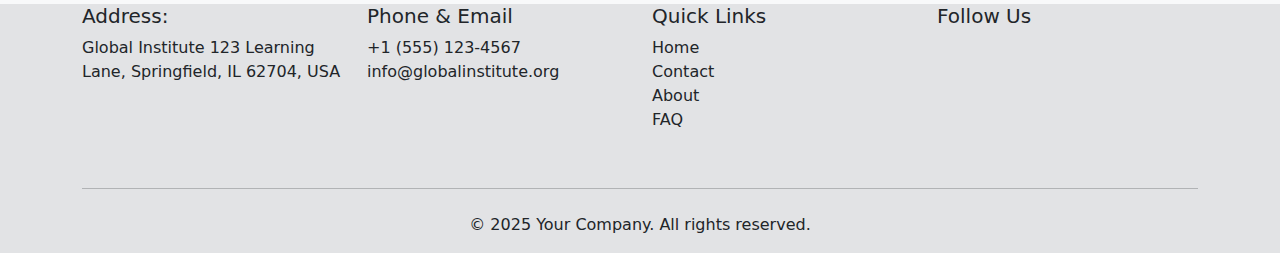
<file: agricural-hub/agricural-hub/contact.html>
<!DOCTYPE html>
<html lang="en">
<head>
    <meta charset="UTF-8">
    <meta name="viewport" content="width=device-width, initial-scale=1.0">
    <title>Agricultural Hub | Contact Us</title>
    <link rel="stylesheet" href="css/bootstrap.css"/>
</head>
<body>

    <nav class="navbar navbar-expand-md bg-dark navbar-dark">
        <div class="container">
            <a href="" class="navbar-brand">LOGO</a>
            <button type="button" class="navbar-toggler" data-bs-toggle="collapse" data-bs-target="#menu">
                <span class="navbar-toggler-icon"></span>
            </button>
            <div class="collapse navbar-collapse" id="menu">
                <ul class="navbar-nav ms-auto">
                    <li><a href="index.html" class="nav-link">Home</a></li>
                    <li><a href="about.html" class="nav-link">About</a></li>
                    <li class="dropdown">
                        <a href="" class="nav-link dropdown-toggle" data-bs-toggle="dropdown">Crops</a>
                        <ul class="dropdown-menu dropdown-menu-dark">
                            <li><a href="" class="dropdown-item">Crops One</a></li>
                            <li><a href="" class="dropdown-item">Crops Two</a></li>
                            <li><a href="" class="dropdown-item">Crops Three</a></li>
                        </ul>
                    </li>
                    <li><a href="service.html" class="nav-link">Service</a></li>
                    <li><a href="serviceDetails.html" class="nav-link">Service Detail</a></li>
                    <li><a href="contact.html" class="nav-link">Contact</a></li>
                    <li><a href="" class="nav-link" id="watchRes"></a></li>
                </ul>
            </div>
        </div>
    </nav>
    <!-- Hero Section -->
    <section class="bg-success text-white py-5">
  <div class="container text-center">
    <h1 class="display-4 fw-bold mb-3">Contact Us</h1>
    <p class="fs-5 text-white-50">
      We’d love to hear from you! Whether you have a question about farming,
            feedback, or a business inquiry — let’s connect.
    </p>
  </div>
</section>

    <!-- Contact Content -->
<section class="py-5 bg-light">
  <div class="container">
    <div class="row g-4 align-items-start">
      <div class="col-lg-6">
        <img src="img/s1.jpg" alt="Placeholder Image" class="img-fluid rounded shadow" />
      </div>
      <div class="col-lg-6">
        <h2 class="h3 text-success fw-bold mb-3">Section Title</h2>
        <p class="text-secondary mb-3">
          This is the content for the right column. You can place text, icons, buttons, or anything here to describe your service or content.
        </p>
        <a href="#" class="btn btn-success">Learn More</a>
      </div>
    </div>
  </div>
</section>



            <!-- Contact Info -->
<div class="mb-5">
  <h2 class="h3 text-success fw-semibold mb-3">How to Reach Us</h2>
  <p class="text-secondary">
    Our team is always ready to support your agricultural journey. Get in touch using the form or the details below.
  </p>
  <div class="mt-4 text-muted">
    <p><strong>📍 Address:</strong> 123 Agri Lane, Dhaka, Bangladesh</p>
    <p><strong>📞 Phone:</strong> +880 123 456 789</p>
    <p><strong>✉️ Email:</strong> support@agriworld.com</p>
  </div>

  <div class="mt-5">
    <h3 class="h5 text-success">Follow Us</h3>
    <div class="d-flex gap-3 mt-2">
      <a href="#" class="text-decoration-none text-dark hover-opacity-75">Facebook</a>
      <a href="#" class="text-decoration-none text-dark hover-opacity-75">Instagram</a>
      <a href="#" class="text-decoration-none text-dark hover-opacity-75">LinkedIn</a>
    </div>
  </div>
</div>


            <!-- Contact Form -->
<section class="py-5 bg-light">
  <div class="container">
    <form class="bg-white p-4 shadow rounded needs-validation" novalidate>
      <div class="mb-3">
        <label for="name" class="form-label fw-medium">Your Name</label>
        <input type="text" class="form-control" id="name" placeholder="Enter your name" required />
        <div class="invalid-feedback">Please enter your name.</div>
      </div>

      <div class="mb-3">
        <label for="email" class="form-label fw-medium">Email Address</label>
        <input type="email" class="form-control" id="email" placeholder="you@example.com" required />
        <div class="invalid-feedback">Please enter a valid email address.</div>
      </div>

      <div class="mb-3">
        <label for="message" class="form-label fw-medium">Your Message</label>
        <textarea class="form-control" id="message" rows="5" placeholder="Write your message..." required></textarea>
        <div class="invalid-feedback">Please enter your message.</div>
      </div>

      <button type="submit" class="btn btn-success w-100 fw-medium">Send Message</button>
    </form>
  </div>
</section>
<footer class="mt-auto bg-secondary-subtle ">
  <div class="container">
    <div class="row">
      <div class="col-12 col-md-6 col-lg-3 mb-4">
          <h5>Address:</h5>
          <p>
            Global Institute
123 Learning Lane,
Springfield, IL 62704, USA
          </p>
      </div>
       <div class="col-12 col-md-6 col-lg-3 mb-4">
          <h5>Phone & Email</h5> 
          <span>+1 (555) 123-4567</span>
<p>info@globalinstitute.org</p>
      
      </div>
      <div class="col-12 col-md-6 col-lg-3 mb-4">
        <h5>Quick Links</h5>
        <ul class="list-unstyled">
          <li><a href="index.html" class="text-decoration-none text-dark">Home</a></li>
          <li><a href="contact.html" class="text-decoration-none text-dark">Contact</a></li>
          <li><a href="about.html" class="text-decoration-none text-dark">About</a></li>
          <li><a href="faq.html" class="text-decoration-none text-dark">FAQ</a></li>
        </ul>
      </div>
      <div class="col-12 col-md-6 col-lg-3 mb-4">
        <h5>Follow Us</h5>
        <ul class="list-inline social-icons">
          <li class="list-inline-item"><a href="https://www.facebook.com/" class="text-dark" target="_blank"><i class="bi bi-facebook"></i></a></li>
          <li class="list-inline-item"><a href="https://x.com/" class="text-dark" target="_blank"><i class="bi bi-twitter" ></i></a></li>
          <li class="list-inline-item"><a href="https://www.instagram.com/" class="text-dark" target="_blank"><i class="bi bi-instagram"></i></a></li>
        </ul>
      </div>
    </div>
    <hr class="mb-4">
    <div class="row">
      <div class="col-md-12 text-center">
        <p>&copy; 2025 Your Company. All rights reserved.</p>
      </div>
    </div>
  </div>
</footer>
    <script src="js/bootstrap.bundle.js"></script>
    <script src="js/script.js"></script>
</body>
</html>
</file>
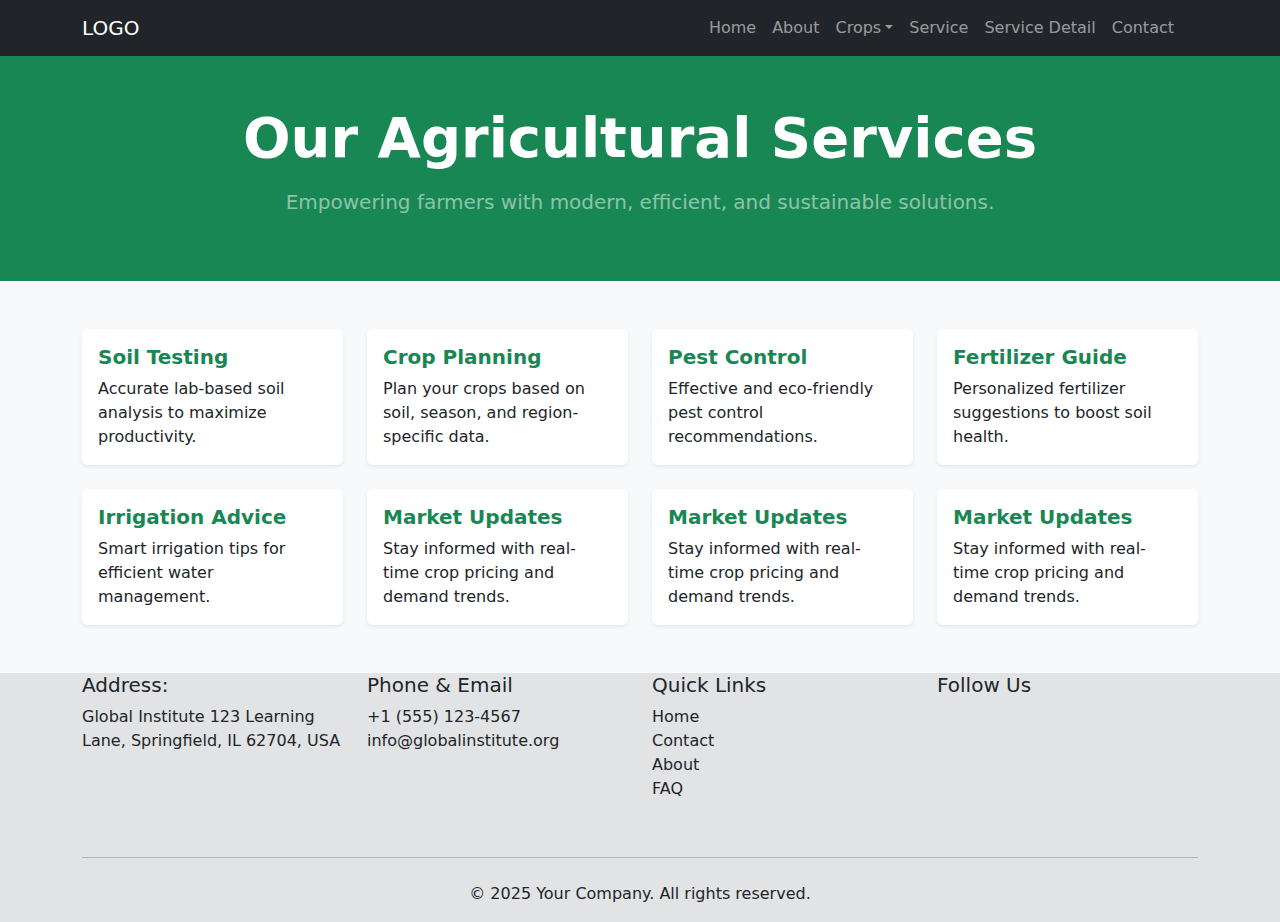
<file: agricural-hub/agricural-hub/service.html>
<!DOCTYPE html>
<html lang="en">
<head>
    <meta charset="UTF-8">
    <meta name="viewport" content="width=device-width, initial-scale=1.0">
    <title>Agricultural Hub | service</title>
    <link rel="stylesheet" href="css/bootstrap.css"/>
</head>
<body>

    <nav class="navbar navbar-expand-md bg-dark navbar-dark">
        <div class="container">
            <a href="" class="navbar-brand">LOGO</a>
            <button type="button" class="navbar-toggler" data-bs-toggle="collapse" data-bs-target="#menu">
                <span class="navbar-toggler-icon"></span>
            </button>
            <div class="collapse navbar-collapse" id="menu">
                <ul class="navbar-nav ms-auto">
                    <li><a href="index.html" class="nav-link">Home</a></li>
                    <li><a href="about.html" class="nav-link">About</a></li>
                    <li class="dropdown">
                        <a href="" class="nav-link dropdown-toggle" data-bs-toggle="dropdown">Crops</a>
                        <ul class="dropdown-menu dropdown-menu-dark">
                            <li><a href="" class="dropdown-item">Crops One</a></li>
                            <li><a href="" class="dropdown-item">Crops Two</a></li>
                            <li><a href="" class="dropdown-item">Crops Three</a></li>
                        </ul>
                    </li>
                    <li><a href="service.html" class="nav-link">Service</a></li>
                    <li><a href="serviceDetails.html" class="nav-link">Service Detail</a></li>
                    <li><a href="contact.html" class="nav-link">Contact</a></li>
                    <li><a href="" class="nav-link" id="watchRes"></a></li>
                </ul>
            </div>
        </div>
    </nav>
  
    <!-- Hero Section -->
<section class="bg-success text-white py-5">
  <div class="container text-center">
    <h1 class="display-4 fw-bold mb-3">Our Agricultural Services</h1>
    <p class="fs-5 text-white-50">
      Empowering farmers with modern, efficient, and sustainable solutions.
    </p>
  </div>
</section>
  <!-- Services Grid -->
<section class="py-5 bg-light">
  <div class="container">
    <div class="row g-4">
      <!-- Card 1 -->
      <div class="col-sm-6 col-lg-4 col-xl-3">
        <div class="card shadow-sm border-0 h-100">
          <div class="card-body">
            <h5 class="card-title text-success fw-semibold">Soil Testing</h5>
            <p class="card-text">Accurate lab-based soil analysis to maximize productivity.</p>
          </div>
        </div>
      </div>

      <!-- Card 2 -->
      <div class="col-sm-6 col-lg-4 col-xl-3">
        <div class="card shadow-sm border-0 h-100">
          <div class="card-body">
            <h5 class="card-title text-success fw-semibold">Crop Planning</h5>
            <p class="card-text">Plan your crops based on soil, season, and region-specific data.</p>
          </div>
        </div>
      </div>

      <!-- Card 3 -->
      <div class="col-sm-6 col-lg-4 col-xl-3">
        <div class="card shadow-sm border-0 h-100">
          <div class="card-body">
            <h5 class="card-title text-success fw-semibold">Pest Control</h5>
            <p class="card-text">Effective and eco-friendly pest control recommendations.</p>
          </div>
        </div>
      </div>

      <!-- Card 4 -->
      <div class="col-sm-6 col-lg-4 col-xl-3">
        <div class="card shadow-sm border-0 h-100">
          <div class="card-body">
            <h5 class="card-title text-success fw-semibold">Fertilizer Guide</h5>
            <p class="card-text">Personalized fertilizer suggestions to boost soil health.</p>
          </div>
        </div>
      </div>

      <!-- Card 5 -->
      <div class="col-sm-6 col-lg-4 col-xl-3">
        <div class="card shadow-sm border-0 h-100">
          <div class="card-body">
            <h5 class="card-title text-success fw-semibold">Irrigation Advice</h5>
            <p class="card-text">Smart irrigation tips for efficient water management.</p>
          </div>
        </div>
      </div>

      <!-- Card 6 -->
      <div class="col-sm-6 col-lg-4 col-xl-3">
        <div class="card shadow-sm border-0 h-100">
          <div class="card-body">
            <h5 class="card-title text-success fw-semibold">Market Updates</h5>
            <p class="card-text">Stay informed with real-time crop pricing and demand trends.</p>
          </div>
        </div>
      </div>

      <!-- Card 7 -->
      <div class="col-sm-6 col-lg-4 col-xl-3">
        <div class="card shadow-sm border-0 h-100">
          <div class="card-body">
            <h5 class="card-title text-success fw-semibold">Market Updates</h5>
            <p class="card-text">Stay informed with real-time crop pricing and demand trends.</p>
          </div>
        </div>
      </div>

      <!-- Card 8 -->
      <div class="col-sm-6 col-lg-4 col-xl-3">
        <div class="card shadow-sm border-0 h-100">
          <div class="card-body">
            <h5 class="card-title text-success fw-semibold">Market Updates</h5>
            <p class="card-text">Stay informed with real-time crop pricing and demand trends.</p>
          </div>
        </div>
      </div>

    </div>
  </div>
</section>


  <footer class="mt-auto bg-secondary-subtle ">
  <div class="container">
    <div class="row">
      <div class="col-12 col-md-6 col-lg-3 mb-4">
          <h5>Address:</h5>
          <p>
            Global Institute
123 Learning Lane,
Springfield, IL 62704, USA
          </p>
      </div>
       <div class="col-12 col-md-6 col-lg-3 mb-4">
          <h5>Phone & Email</h5> 
          <span>+1 (555) 123-4567</span>
<p>info@globalinstitute.org</p>
      
      </div>
      <div class="col-12 col-md-6 col-lg-3 mb-4">
        <h5>Quick Links</h5>
        <ul class="list-unstyled">
          <li><a href="index.html" class="text-decoration-none text-dark">Home</a></li>
          <li><a href="contact.html" class="text-decoration-none text-dark">Contact</a></li>
          <li><a href="about.html" class="text-decoration-none text-dark">About</a></li>
          <li><a href="faq.html" class="text-decoration-none text-dark">FAQ</a></li>
        </ul>
      </div>
      <div class="col-12 col-md-6 col-lg-3 mb-4">
        <h5>Follow Us</h5>
        <ul class="list-inline social-icons">
          <li class="list-inline-item"><a href="https://www.facebook.com/" class="text-dark" target="_blank"><i class="bi bi-facebook"></i></a></li>
          <li class="list-inline-item"><a href="https://x.com/" class="text-dark" target="_blank"><i class="bi bi-twitter" ></i></a></li>
          <li class="list-inline-item"><a href="https://www.instagram.com/" class="text-dark" target="_blank"><i class="bi bi-instagram"></i></a></li>
        </ul>
      </div>
    </div>
    <hr class="mb-4">
    <div class="row">
      <div class="col-md-12 text-center">
        <p>&copy; 2025 Your Company. All rights reserved.</p>
      </div>
    </div>
  </div>
</footer>
    <script src="js/bootstrap.bundle.js"></script>
    <script src="js/script.js"></script>
</body>
</html>
</file>
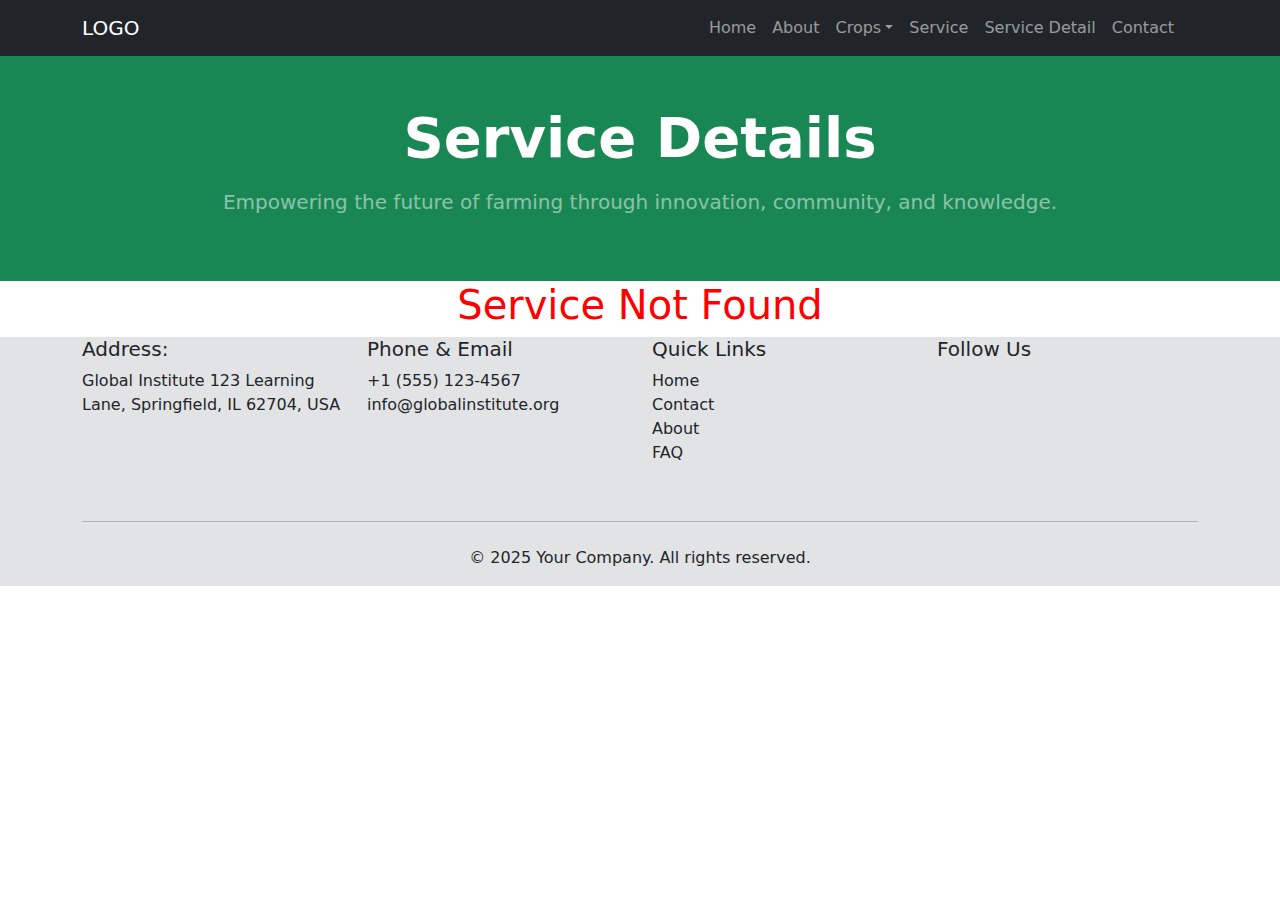
<file: agricural-hub/agricural-hub/serviceDetails.html>
<!DOCTYPE html>
<html lang="en">
<head>
    <meta charset="UTF-8">
    <meta name="viewport" content="width=device-width, initial-scale=1.0">
    <title>Agricultural Hub | serviceDetails</title>
    <link rel="stylesheet" href="css/bootstrap.css"/>
</head>
<body>

    <nav class="navbar navbar-expand-md bg-dark navbar-dark">
        <div class="container">
            <a href="" class="navbar-brand">LOGO</a>
            <button type="button" class="navbar-toggler" data-bs-toggle="collapse" data-bs-target="#menu">
                <span class="navbar-toggler-icon"></span>
            </button>
            <div class="collapse navbar-collapse" id="menu">
                <ul class="navbar-nav ms-auto">
                    <li><a href="index.html" class="nav-link">Home</a></li>
                    <li><a href="about.html" class="nav-link">About</a></li>
                    <li class="dropdown">
                        <a href="" class="nav-link dropdown-toggle" data-bs-toggle="dropdown">Crops</a>
                        <ul class="dropdown-menu dropdown-menu-dark">
                            <li><a href="" class="dropdown-item">Crops One</a></li>
                            <li><a href="" class="dropdown-item">Crops Two</a></li>
                            <li><a href="" class="dropdown-item">Crops Three</a></li>
                        </ul>
                    </li>
                    <li><a href="service.html" class="nav-link">Service</a></li>
                    <li><a href="serviceDetails.html" class="nav-link">Service Detail</a></li>
                    <li><a href="contact.html" class="nav-link">Contact</a></li>
                    <li><a href="" class="nav-link" id="watchRes"></a></li>
                </ul>
            </div>
        </div>
    </nav>
  <!-- Hero Section -->
<section class="bg-success text-white py-5">
  <div class="container text-center">
    <h1 class="display-4 fw-bold mb-3">Service Details</h1>
    <p class="fs-5 text-white-50">
      Empowering the future of farming through innovation, community, and knowledge.
    </p>
  </div>
</section>
<section>
  <h1 align="center" style="color:red">Service Not Found</h1>
</section>

<footer class="mt-auto bg-secondary-subtle ">
  <div class="container">
    <div class="row">
      <div class="col-12 col-md-6 col-lg-3 mb-4">
          <h5>Address:</h5>
          <p>
            Global Institute
123 Learning Lane,
Springfield, IL 62704, USA
          </p>
      </div>
       <div class="col-12 col-md-6 col-lg-3 mb-4">
          <h5>Phone & Email</h5> 
          <span>+1 (555) 123-4567</span>
<p>info@globalinstitute.org</p>
      
      </div>
      <div class="col-12 col-md-6 col-lg-3 mb-4">
        <h5>Quick Links</h5>
        <ul class="list-unstyled">
          <li><a href="index.html" class="text-decoration-none text-dark">Home</a></li>
          <li><a href="contact.html" class="text-decoration-none text-dark">Contact</a></li>
          <li><a href="about.html" class="text-decoration-none text-dark">About</a></li>
          <li><a href="faq.html" class="text-decoration-none text-dark">FAQ</a></li>
        </ul>
      </div>
      <div class="col-12 col-md-6 col-lg-3 mb-4">
        <h5>Follow Us</h5>
        <ul class="list-inline social-icons">
          <li class="list-inline-item"><a href="https://www.facebook.com/" class="text-dark" target="_blank"><i class="bi bi-facebook"></i></a></li>
          <li class="list-inline-item"><a href="https://x.com/" class="text-dark" target="_blank"><i class="bi bi-twitter" ></i></a></li>
          <li class="list-inline-item"><a href="https://www.instagram.com/" class="text-dark" target="_blank"><i class="bi bi-instagram"></i></a></li>
        </ul>
      </div>
    </div>
    <hr class="mb-4">
    <div class="row">
      <div class="col-md-12 text-center">
        <p>&copy; 2025 Your Company. All rights reserved.</p>
      </div>
    </div>
  </div>

</footer>
    <script src="js/bootstrap.bundle.js"></script>
    <script src="js/script.js"></script>
</body>
</html>
</file>
<file: Task 2/css/style.css>
.navbar { transition: all 0.3s; }
.nav-link:hover { color: #ffc107!important; }

.student{
      height: 200px;
   object-fit: cover;
}

/* footer */

footer {
    background-color: #343a40;
    color: #fff;
    padding: 3rem 0;
  }

  .social-icons a {
    font-size: 1.25rem;
  }

  /* about */

  .about-images, .staff-img, .food-img{
  height: 200px;
   object-fit: cover;
}

/* faq */

.accordion-button.faq-btn {
    background-color: #f8f9fa;
    font-size: 1rem;
    font-weight: 500;
    border: none;
    border-radius: 0.3rem;
    transition: background-color 0.3s ease;
  }

  .accordion-button.faq-btn:hover {
    background-color: #e2e6ea;
  }

  .accordion-body {
    background-color: #fff;
    border-radius: 0 0 0.3rem 0.3rem;
    padding: 1rem 1.25rem;
  }

  .accordion-item {
    border: none;
    background-color: transparent;
  }
</file>
<file: Task 2/Task 2/css/style.css>
.navbar { transition: all 0.3s; }
.nav-link:hover { color: #ffc107!important; }

.student{
      height: 200px;
   object-fit: cover;
}

/* footer */

footer {
    background-color: #343a40;
    color: #fff;
    padding: 3rem 0;
  }

  .social-icons a {
    font-size: 1.25rem;
  }

  /* about */

  .about-images, .staff-img, .food-img{
  height: 200px;
   object-fit: cover;
}

/* faq */

.accordion-button.faq-btn {
    background-color: #f8f9fa;
    font-size: 1rem;
    font-weight: 500;
    border: none;
    border-radius: 0.3rem;
    transition: background-color 0.3s ease;
  }

  .accordion-button.faq-btn:hover {
    background-color: #e2e6ea;
  }

  .accordion-body {
    background-color: #fff;
    border-radius: 0 0 0.3rem 0.3rem;
    padding: 1rem 1.25rem;
  }

  .accordion-item {
    border: none;
    background-color: transparent;
  }
</file>
